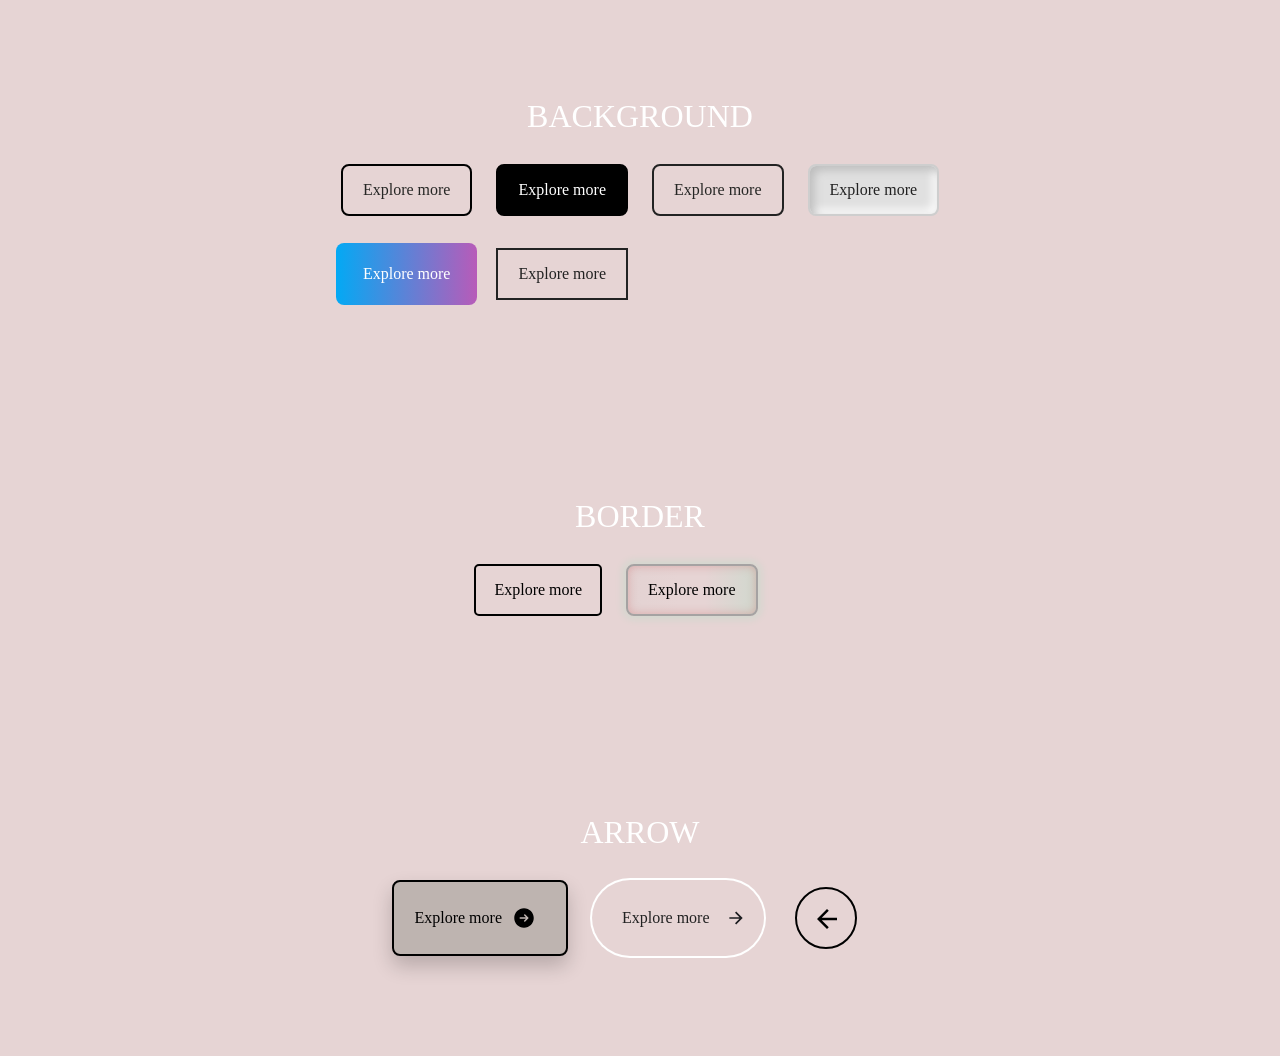
<file: _LIB/UI/buttons/buttons.html>
<!doctype html>
<html lang="en">
  <head>
    <meta charset="UTF-8" />
    <meta name="viewport" content="width=device-width, initial-scale=1.0" />
    <title>BUTTONS</title>
    <link rel="stylesheet" href="../null.css" />
    <link rel="stylesheet" href="buttons.css" />
  </head>
  <body class="page">
    <div class="wrapper">
      <main class="main">
        <section class="main__section">
          <h1 class="main__title">background</h1>
          <div class="main__items">
            <button class="button fill-down"><span>Explore more</span></button>
            <button class="button fill-center">
              <span>Explore more</span>
            </button>
            <button class="button fill-right">
              <span>Explore more</span>
            </button>
            <button class="button rain-drop">
              <span>Explore more</span>
            </button>
            <button class="button gradient">
              <span>Explore more</span>
            </button>
            <button class="button waves">
              <span>Explore more</span>
              <div class="waves__blobs">
                <span></span>
                <span></span>
                <span></span>
                <span></span>
              </div>
            </button>
          </div>
        </section>
        <section class="main__section">
          <h1 class="main__title">border</h1>
          <div class="main__items">
            <button class="button border-flip">
              <span>Explore more</span>
            </button>
            <button class="button shine">
              <span>Explore more</span>
            </button>
          </div>
        </section>
        <section class="main__section">
          <h1 class="main__title">arrow</h1>
          <div class="main__items">
            <button class="button arrow-shine">
              <span>Explore more</span>
              <svg fill="currentColor" viewBox="0 0 24 24" class="icon">
                <path
                  clip-rule="evenodd"
                  d="M12 2.25c-5.385 0-9.75 4.365-9.75 9.75s4.365 9.75 9.75 9.75 9.75-4.365 9.75-9.75S17.385 2.25 12 2.25zm4.28 10.28a.75.75 0 000-1.06l-3-3a.75.75 0 10-1.06 1.06l1.72 1.72H8.25a.75.75 0 000 1.5h5.69l-1.72 1.72a.75.75 0 101.06 1.06l3-3z"
                  fill-rule="evenodd"
                ></path>
              </svg>
            </button>
            <button class="button arrow-move">
              <svg
                xmlns="http://www.w3.org/2000/svg"
                class="arr-2"
                viewBox="0 0 24 24"
              >
                <path
                  d="M16.1716 10.9999L10.8076 5.63589L12.2218 4.22168L20 11.9999L12.2218 19.778L10.8076 18.3638L16.1716 12.9999H4V10.9999H16.1716Z"
                ></path>
              </svg>
              <span class="text">Explore more</span>
              <span class="circle"></span>
              <svg
                xmlns="http://www.w3.org/2000/svg"
                class="arr-1"
                viewBox="0 0 24 24"
              >
                <path
                  d="M16.1716 10.9999L10.8076 5.63589L12.2218 4.22168L20 11.9999L12.2218 19.778L10.8076 18.3638L16.1716 12.9999H4V10.9999H16.1716Z"
                ></path>
              </svg>
            </button>
            <button class="slider-button">
              <div class="slider-button-box">
                <span class="slider-button-elem">
                  <svg
                    viewBox="0 0 24 24"
                    xmlns="http://www.w3.org/2000/svg"
                    class="arrow-icon"
                  >
                    <path
                      fill="black"
                      d="M20 11H7.83l5.59-5.59L12 4l-8 8 8 8 1.41-1.41L7.83 13H20v-2z"
                    ></path>
                  </svg>
                </span>
                <span class="slider-button-elem">
                  <svg
                    fill="black"
                    viewBox="0 0  24 24"
                    xmlns="http://www.w3.org/2000/svg"
                    class="arrow-icon"
                  >
                    <path
                      d="M20 11H7.83l5.59-5.59L12 4l-8 8 8 8 1.41-1.41L7.83 13H20v-2z"
                    ></path>
                    w
                  </svg>
                </span>
              </div>
            </button>
          </div>
        </section>
      </main>
    </div>
    <script type="module" src=""></script>
  </body>
</html>
</file>
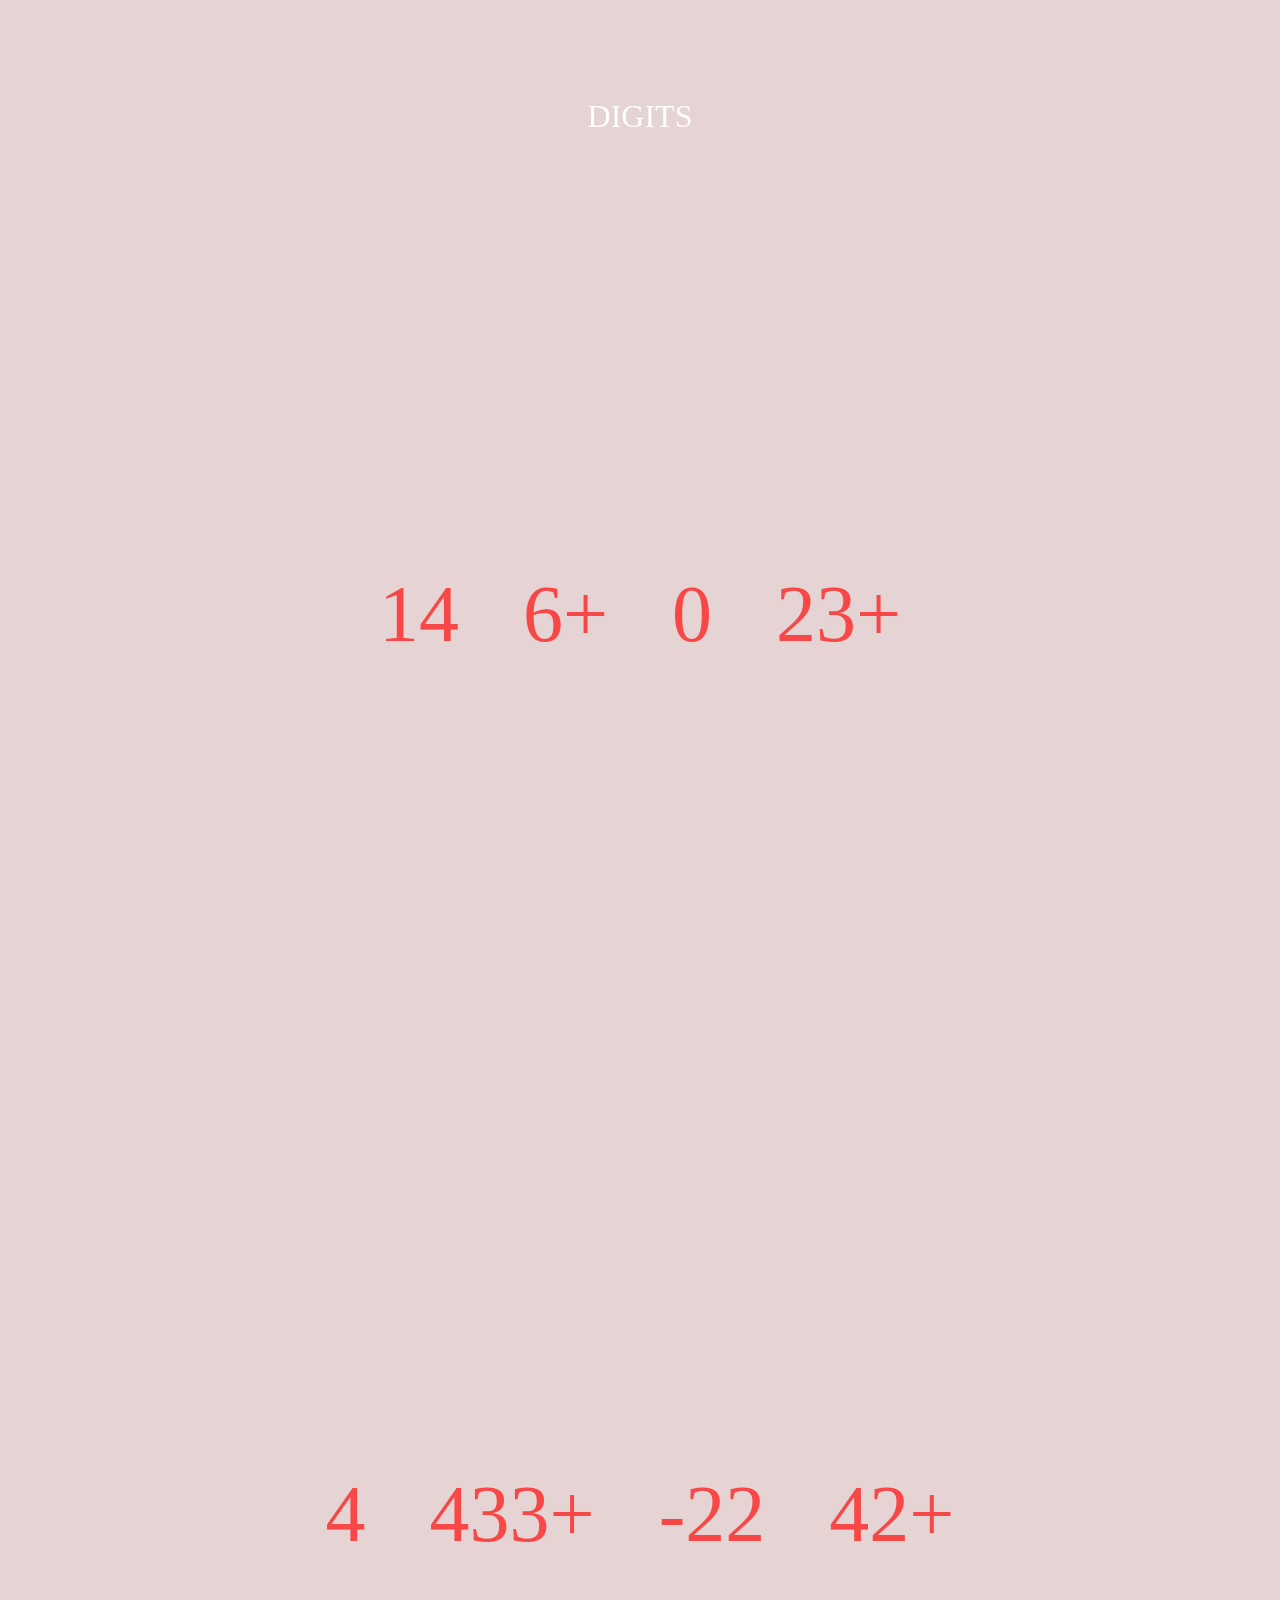
<file: _LIB/UI/counter/counter.html>
<!doctype html>
<html lang="en">
  <head>
    <meta charset="UTF-8" />
    <meta name="viewport" content="width=device-width, initial-scale=1.0" />
    <title>COUNTERS</title>
    <link rel="stylesheet" href="../null.css" />
    <link rel="stylesheet" href="./counter.css" />
  </head>
  <body class="page">
    <div class="wrapper">
      <main class="main">
        <section class="main__section">
          <h1 class="main__title">DIGITS</h1>
          <div class="main__content">
            <div class="digits" data-counter>88</div>
            <div class="digits"><span data-counter>40</span>+</div>
            <div class="digits" data-counter>05</div>
            <div class="digits"><span data-counter>140</span>+</div>
          </div>
          <div class="main__content">
            <div class="digits" data-counter>10</div>
            <div class="digits"><span data-counter>1000</span>+</div>
            <div class="digits" data-counter>-50</div>
            <div class="digits"><span data-counter>99</span>+</div>
          </div>
        </section>
      </main>
    </div>
    <script type="module" src="counter.js"></script>
  </body>
</html>
</file>
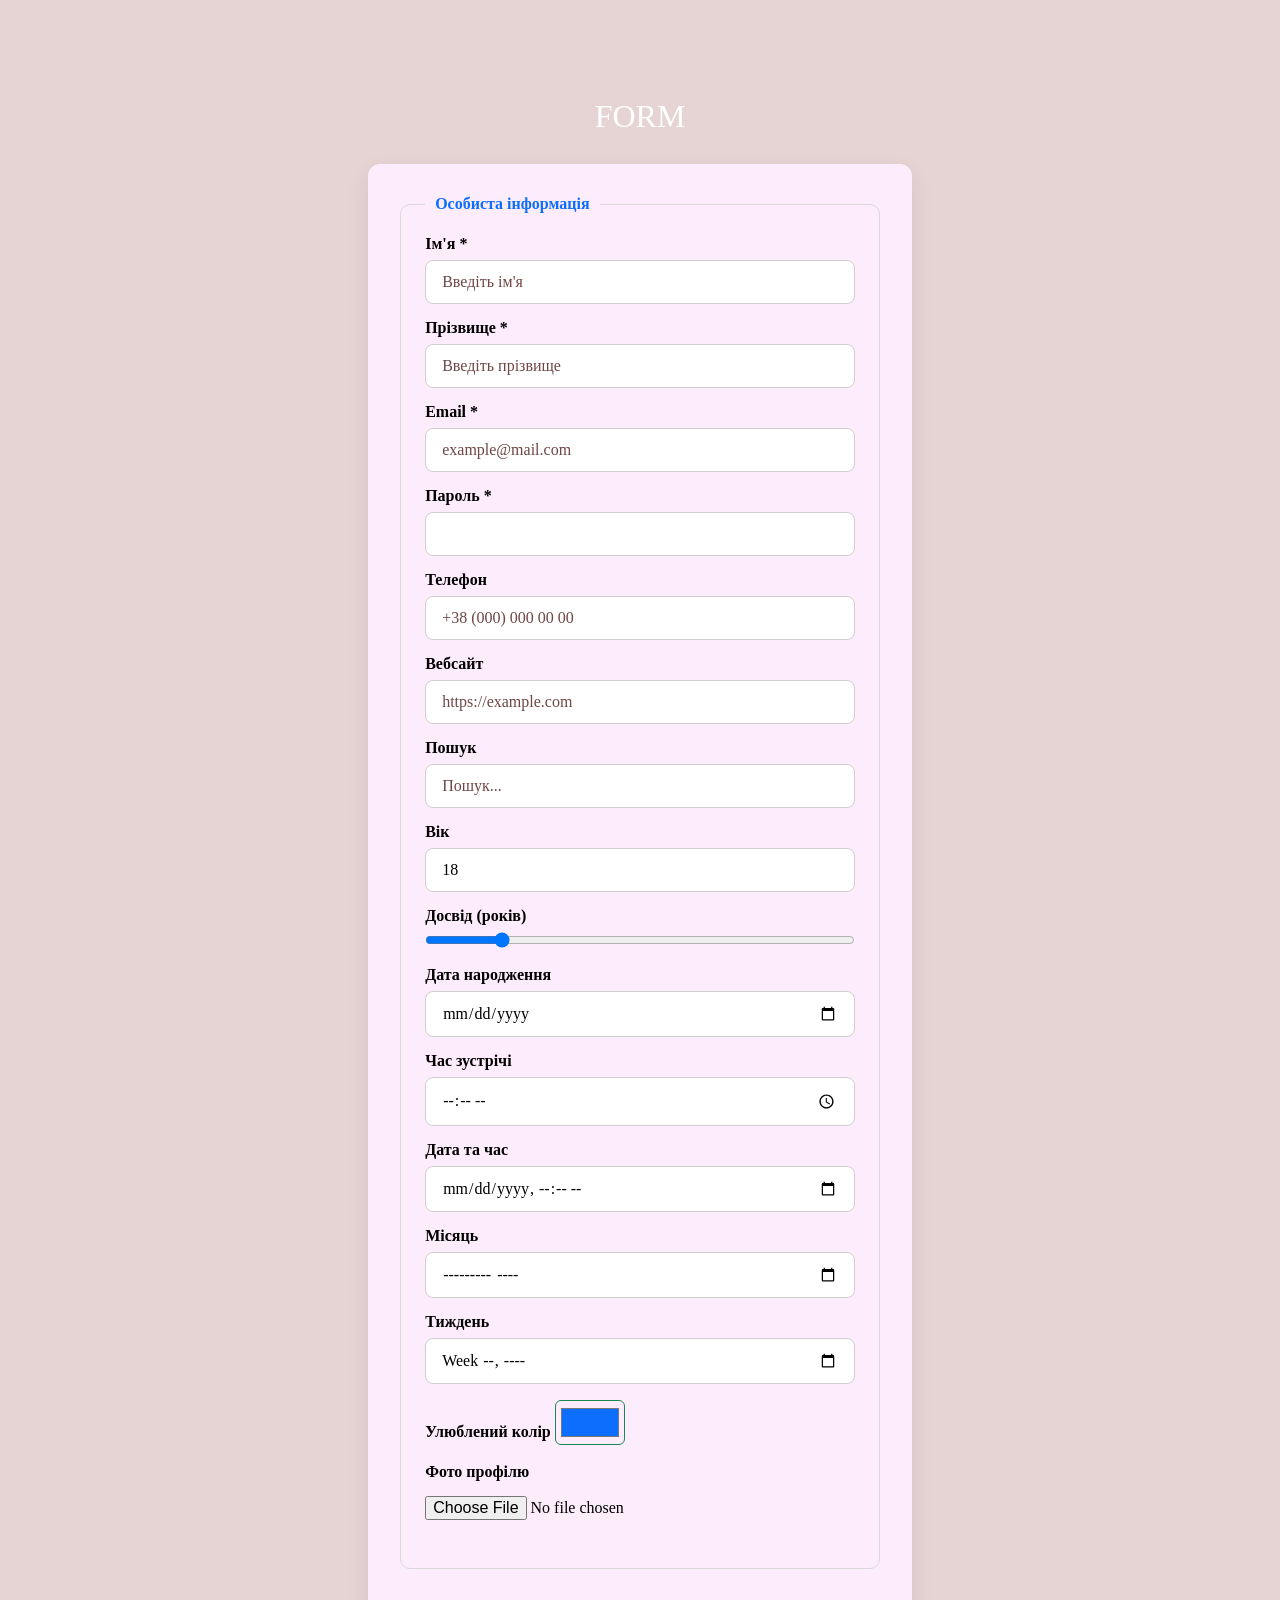
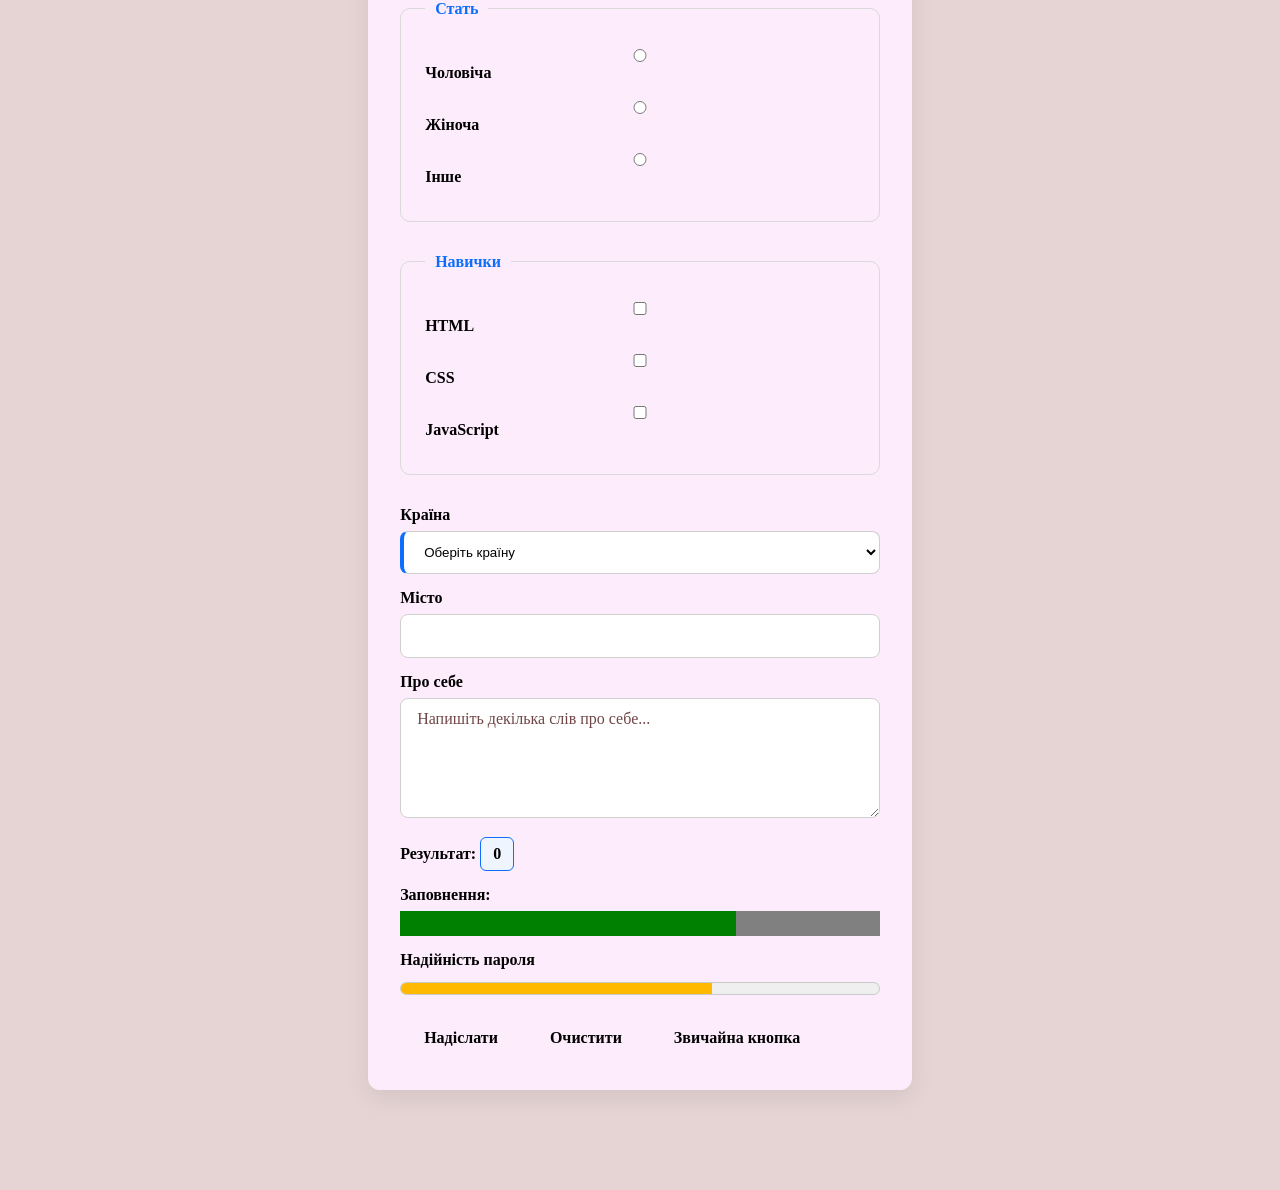
<file: _LIB/UI/form/form.html>
<!doctype html>
<html lang="en">
  <head>
    <meta charset="UTF-8" />
    <meta name="viewport" content="width=device-width, initial-scale=1.0" />
    <title>FORM</title>
    <link rel="stylesheet" href="../null.css" />
    <link rel="stylesheet" href="./form.css" />
  </head>
  <body class="page">
    <div class="wrapper">
      <main class="main">
        <section class="main__section">
          <h1 class="main__title">FORM</h1>
          <form
            action="/submit"
            method="post"
            id="registrationForm"
            name="registrationForm"
            enctype="multipart/form-data"
            autocomplete="on"
            accept-charset="UTF-8"
            novalidate
            class="form"
          >
            <fieldset class="fieldset">
              <legend>Особиста інформація</legend>

              <!-- Text -->
              <div class="form__elem">
                <label for="firstName">Ім'я *</label>
                <input
                  type="text"
                  id="firstName"
                  name="firstName"
                  placeholder="Введіть ім'я"
                  required
                  minlength="2"
                  maxlength="50"
                  autocomplete="given-name"
                  spellcheck="false"
                  inputmode="text"
                />
              </div>

              <!-- Last Name -->
              <div class="form__elem">
                <label for="lastName">Прізвище *</label>
                <input
                  type="text"
                  id="lastName"
                  name="lastName"
                  placeholder="Введіть прізвище"
                  required
                  minlength="2"
                  maxlength="50"
                  autocomplete="family-name"
                  inputmode="text"
                />
              </div>

              <!-- Email -->
              <div class="form__elem">
                <label for="email">Email *</label>
                <input
                  type="email"
                  id="email"
                  name="email"
                  placeholder="example@mail.com"
                  required
                  autocomplete="email"
                  inputmode="email"
                />
              </div>

              <!-- Password -->
              <div class="form__elem">
                <label for="password">Пароль *</label>
                <input
                  type="password"
                  id="password"
                  name="password"
                  required
                  minlength="8"
                  maxlength="32"
                  autocomplete="new-password"
                />
              </div>

              <!-- Phone -->
              <div class="form__elem">
                <label for="phone">Телефон</label>
                <input
                  type="tel"
                  id="phone"
                  name="phone"
                  autocomplete="tel"
                  placeholder="+38 (000) 000 00 00"
                  inputmode="tel"
                  pattern="^(\+380\d{9}|0\d{9})$"
                  required
                  inputmode="tel"
                />
              </div>

              <!-- URL -->
              <div class="form__elem">
                <label for="website">Вебсайт</label>
                <input
                  type="url"
                  id="website"
                  name="website"
                  placeholder="https://example.com"
                  inputmode="url"
                />
              </div>

              <!-- Search -->
              <div class="form__elem">
                <label for="search">Пошук</label>
                <input
                  type="search"
                  id="search"
                  name="search"
                  placeholder="Пошук..."
                  inputmode="search"
                />
              </div>

              <!-- Number -->
              <div class="form__elem">
                <label for="age">Вік</label>
                <input
                  type="number"
                  id="age"
                  name="age"
                  min="1"
                  max="120"
                  step="1"
                  value="18"
                  inputmode="decimal"
                />
              </div>

              <!-- Range -->
              <div class="form__elem">
                <label for="experience">Досвід (років)</label>
                <input
                  type="range"
                  id="experience"
                  name="experience"
                  min="0"
                  max="30"
                  step="1"
                  value="5"
                  inputmode="decimal"
                />
              </div>

              <!-- Date -->
              <div class="form__elem">
                <label for="birthDate">Дата народження</label>
                <input type="date" id="birthDate" name="birthDate" />
              </div>

              <!-- Time -->
              <div class="form__elem">
                <label for="meetingTime">Час зустрічі</label>
                <input type="time" id="meetingTime" name="meetingTime" />
              </div>

              <!-- Datetime-local -->
              <div class="form__elem">
                <label for="appointment">Дата та час</label>
                <input
                  type="datetime-local"
                  id="appointment"
                  name="appointment"
                />
              </div>

              <!-- Month -->
              <div class="form__elem">
                <label for="month">Місяць</label>
                <input type="month" id="month" name="month" />
              </div>

              <!-- Week -->
              <div class="form__elem">
                <label for="week">Тиждень</label>
                <input type="week" id="week" name="week" />
              </div>

              <!-- Color -->
              <div class="form__elem">
                <label for="color">Улюблений колір</label>
                <input type="color" id="color" name="color" value="#0d6efd" />
              </div>

              <!-- File -->
              <div class="form__elem">
                <label for="avatar">Фото профілю</label>
                <input
                  type="file"
                  id="avatar"
                  name="avatar"
                  accept=".jpg,.jpeg,.png,.webp"
                />
              </div>

              <!-- Hidden -->
              <input type="hidden" id="userId" name="userId" value="12345" />
            </fieldset>

            <fieldset class="fieldset">
              <legend>Стать</legend>

              <input type="radio" id="male" name="gender" value="male" />

              <label for="male">Чоловіча</label>

              <input type="radio" id="female" name="gender" value="female" />

              <label for="female">Жіноча</label>

              <input type="radio" id="other" name="gender" value="other" />

              <label for="other">Інше</label>
            </fieldset>

            <fieldset class="fieldset">
              <legend>Навички</legend>

              <input type="checkbox" id="html" name="skills" value="HTML" />

              <label for="html">HTML</label>

              <input type="checkbox" id="css" name="skills" value="CSS" />

              <label for="css">CSS</label>

              <input type="checkbox" id="js" name="skills" value="JavaScript" />

              <label for="js">JavaScript</label>
            </fieldset>

            <!-- Select -->
            <div class="form__elem">
              <label for="country">Країна</label>

              <select id="country" name="country" required>
                <option value="">Оберіть країну</option>

                <optgroup label="Європа">
                  <option value="ua">Україна</option>
                  <option value="pl">Польща</option>
                  <option value="de">Німеччина</option>
                </optgroup>

                <optgroup label="Америка">
                  <option value="us">США</option>
                  <option value="ca">Канада</option>
                </optgroup>
              </select>
            </div>

            <!-- Datalist -->
            <div class="form__elem">
              <label for="city">Місто</label>

              <input list="cities" id="city" name="city" />

              <datalist id="cities">
                <option value="Київ"></option>
                <option value="Львів"></option>
                <option value="Одеса"></option>
                <option value="Харків"></option>
              </datalist>
            </div>

            <!-- Textarea -->
            <div class="form__elem">
              <label for="about">Про себе</label>

              <textarea
                id="about"
                name="about"
                rows="5"
                cols="40"
                maxlength="500"
                placeholder="Напишіть декілька слів про себе..."
              ></textarea>
            </div>

            <!-- Output -->
            <div class="form__elem">
              <label for="score">Результат:</label>
              <output id="score" name="score">0</output>
            </div>

            <!-- Progress -->
            <div class="form__elem">
              <label for="progress">Заповнення:</label>
              <progress id="progress" value="70" max="100">70%</progress>
            </div>

            <!-- Meter -->
            <div class="form__elem">
              <label for="strength">Надійність пароля</label>
              <meter
                id="strength"
                min="0"
                max="100"
                low="30"
                high="80"
                optimum="100"
                value="65"
              >
                65%
              </meter>
            </div>

            <!-- Buttons -->
            <div class="form__elem">
              <button type="submit" class="form__submit">Надіслати</button>

              <button type="reset">Очистити</button>

              <button type="button">Звичайна кнопка</button>
            </div>
          </form>
        </section>
      </main>
    </div>
    <script type="module" src="./form.js"></script>
  </body>
</html>
</file>
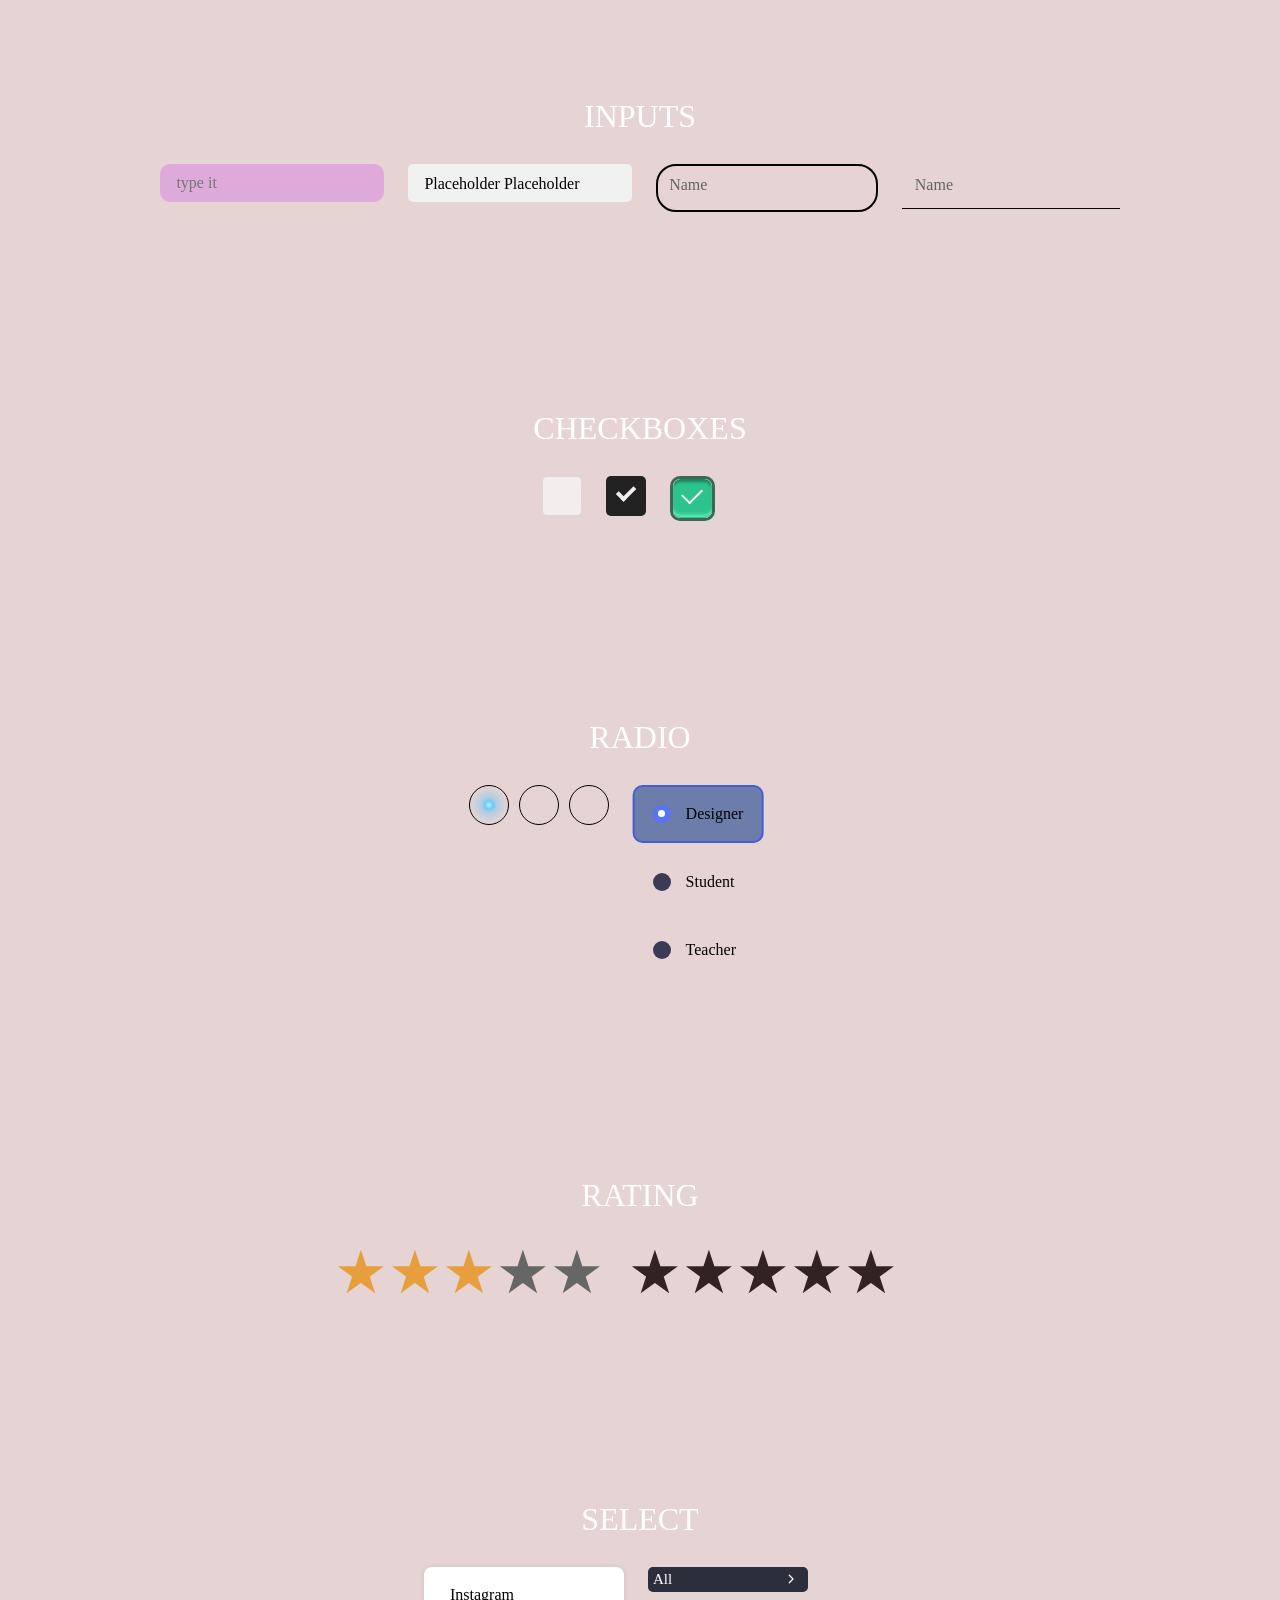
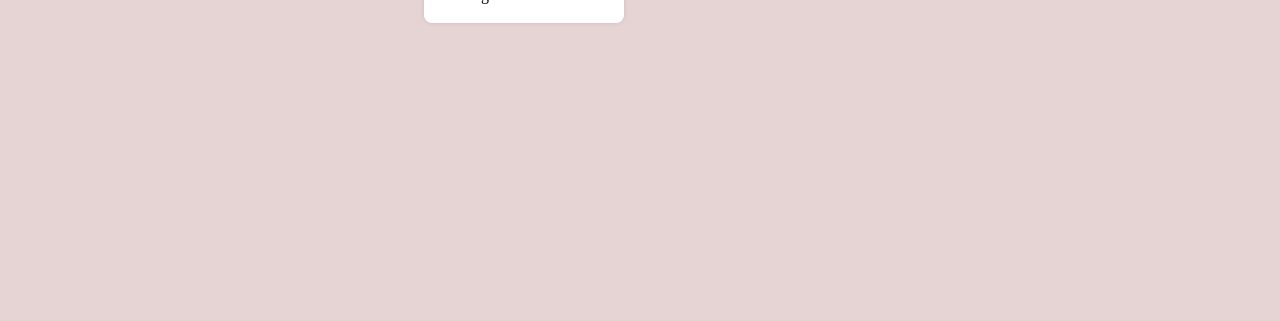
<file: _LIB/UI/formElems/formElems.html>
<!doctype html>
<html lang="en">
  <head>
    <meta charset="UTF-8" />
    <meta name="viewport" content="width=device-width, initial-scale=1.0" />
    <title>FORM ELEMS</title>
    <link rel="stylesheet" href="../null.css" />
    <link rel="stylesheet" href="./formElems.css" />
  </head>
  <body class="page">
    <div class="wrapper">
      <main class="main">
        <section class="main__section">
          <h1 class="main__title">inputs</h1>
          <div class="main__items">
            <div class="form-elem">
              <input
                placeholder="type it"
                class="input shadow-rotate"
                name="text"
                type="text"
              />
            </div>
            <div class="form-elem move-placeholder">
              <input required="" type="text" class="input" />
              <span>Placeholder Placeholder</span>
            </div>
            <div class="form-elem move-placeholder-border">
              <input type="text" required="" autocomplete="off" class="input" />
              <label for="name">Name</label>
            </div>
            <div class="form-elem move-placeholder-line">
              <input type="text" required="" autocomplete="off" class="input" />
              <label>Name</label>
              <span></span>
            </div>
          </div>
        </section>
        <section class="main__section">
          <h1 class="main__title">checkboxes</h1>
          <div class="main__items">
            <div class="form__elem">
              <input type="checkbox" class="ui-checkbox" />
            </div>
            <div class="form__elem jelly-checkbox">
              <input checked="" type="checkbox" id="cbx" class="checkbox" />
              <label for="cbx" class="label"></label>
            </div>
            <div class="wipe-checkbox">
              <label class="container">
                <input type="checkbox" />
                <div class="checkmark"></div>
              </label>
            </div>
          </div>
        </section>
        <section class="main__section">
          <h1 class="main__title">Radio</h1>
          <div class="main__items">
            <div class="move-radio">
              <input name="radio" type="radio" class="radio" checked="" />
              <input name="radio" type="radio" class="radio" />
              <input name="radio" type="radio" class="radio" />
            </div>
            <div class="pulse-radio">
              <label class="pulse-radio__label">
                <input
                  type="radio"
                  id="value-1"
                  checked=""
                  name="value-radio"
                  value="value-1"
                />
                <p class="pulse-radio__text">Designer</p>
              </label>
              <label class="pulse-radio__label">
                <input
                  type="radio"
                  id="value-2"
                  name="value-radio"
                  value="value-2"
                />
                <p class="pulse-radio__text">Student</p>
              </label>
              <label class="pulse-radio__label">
                <input
                  type="radio"
                  id="value-3"
                  name="value-radio"
                  value="value-3"
                />
                <p class="pulse-radio__text">Teacher</p>
              </label>
            </div>
          </div>
        </section>
        <section class="main__section">
          <h1 class="main__title">rating</h1>
          <div class="main__items">
            <div class="rating">
              <input value="5" name="rate" id="star5" type="radio" />
              <label title="text" for="star5"></label>
              <input value="4" name="rate" id="star4" type="radio" />
              <label title="text" for="star4"></label>
              <input value="3" name="rate" id="star3" type="radio" checked="" />
              <label title="text" for="star3"></label>
              <input value="2" name="rate" id="star2" type="radio" />
              <label title="text" for="star2"></label>
              <input value="1" name="rate" id="star1" type="radio" />
              <label title="text" for="star1"></label>
            </div>
            <div class="star-rating">
              <input value="5" name="star-rating" id="str5" type="radio" />
              <label for="str5"></label>
              <input value="4" name="star-rating" id="str4" type="radio" />
              <label for="str4"></label>
              <input value="3" name="star-rating" id="str3" type="radio" />
              <label for="str3"></label>
              <input value="2" name="star-rating" id="str2" type="radio" />
              <label for="str2"></label>
              <input value="1" name="star-rating" id="str1" type="radio" />
              <label for="str1"></label>
            </div>
          </div>
        </section>
        <section class="main__section">
          <h1 class="main__title">select</h1>
          <div class="main__items">
            <div class="select">
              <select class="select__native" name="social">
                <option value="instagram">Instagram</option>
                <option value="linkedin">Linkedin</option>
                <option value="facebook">Facebook</option>
                <option value="twitter">Twitter</option>
              </select>

              <button class="select__btn" type="button">
                <span class="select__btn-text">Instagram</span>
              </button>

              <ul class="select__options">
                <li class="select__option" data-value="instagram">
                  <span class="select__option-text">Instagram</span>
                </li>

                <li class="select__option" data-value="linkedin">
                  <span class="select__option-text">Linkedin</span>
                </li>

                <li class="select__option" data-value="facebook">
                  <span class="select__option-text">Facebook</span>
                </li>

                <li class="select__option" data-value="twitter">
                  <span class="select__option-text">Twitter</span>
                </li>
              </ul>
            </div>

            <div class="select-menu">
              <div
                class="selected"
                data-default="All"
                data-one="option-1"
                data-two="option-2"
                data-three="option-3"
              >
                <svg
                  xmlns="http://www.w3.org/2000/svg"
                  height="1em"
                  viewBox="0 0 512 512"
                  class="arrow"
                >
                  <path
                    d="M233.4 406.6c12.5 12.5 32.8 12.5 45.3 0l192-192c12.5-12.5 12.5-32.8 0-45.3s-32.8-12.5-45.3 0L256 338.7 86.6 169.4c-12.5-12.5-32.8-12.5-45.3 0s-12.5 32.8 0 45.3l192 192z"
                  ></path>
                </svg>
              </div>
              <div class="options">
                <div title="all">
                  <input id="all" name="option" type="radio" checked="" />
                  <label class="option" for="all" data-txt="All"></label>
                </div>
                <div title="option-1">
                  <input id="option-1" name="option" type="radio" />
                  <label
                    class="option"
                    for="option-1"
                    data-txt="option-1"
                  ></label>
                </div>
                <div title="option-2">
                  <input id="option-2" name="option" type="radio" />
                  <label
                    class="option"
                    for="option-2"
                    data-txt="option-2"
                  ></label>
                </div>
                <div title="option-3">
                  <input id="option-3" name="option" type="radio" />
                  <label
                    class="option"
                    for="option-3"
                    data-txt="option-3"
                  ></label>
                </div>
              </div>
            </div>
          </div>
        </section>
      </main>
    </div>
    <script src="formElems.js"></script>
  </body>
</html>
</file>
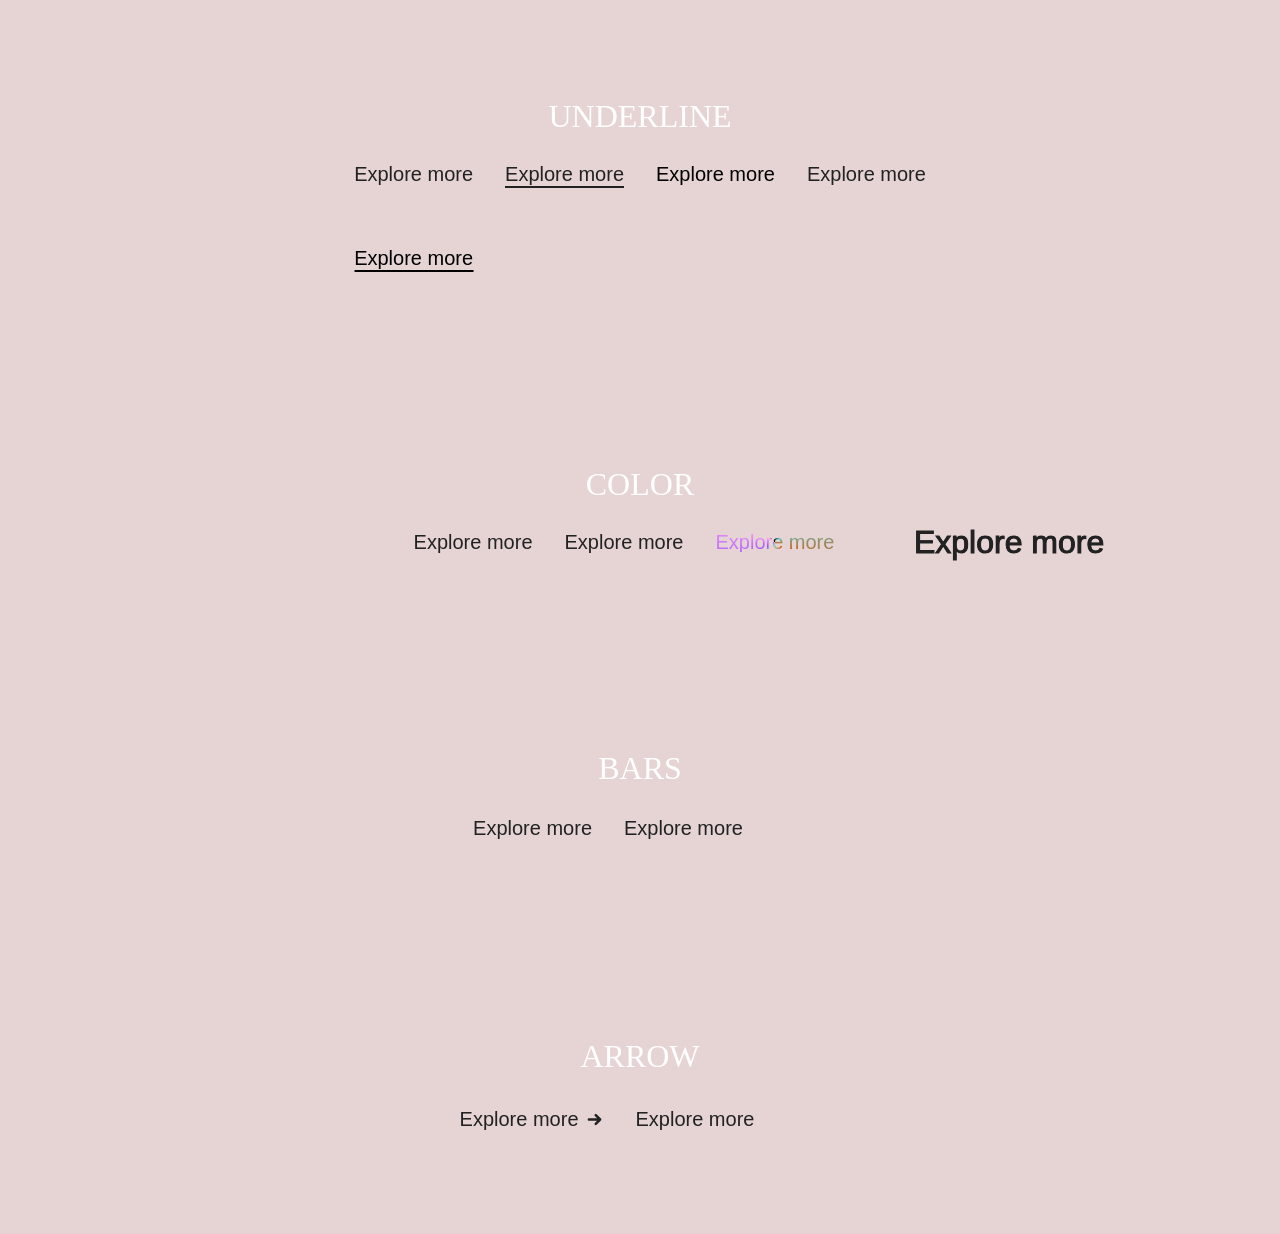
<file: _LIB/UI/links/links.html>
<!doctype html>
<html lang="en">
  <head>
    <meta charset="UTF-8" />
    <meta name="viewport" content="width=device-width, initial-scale=1.0" />
    <title>HOVER LINKS</title>
    <link rel="stylesheet" href="../null.css" />
    <link rel="stylesheet" href="links.css" />
  </head>
  <body class="page">
    <div class="wrapper">
      <main class="main">
        <section class="main__section">
          <h1 class="main__title">underline</h1>
          <div class="links">
            <a href="#" class="link neon-underline"
              ><span>Explore more</span>
            </a>
            <a href="#" class="link underline-hidden"
              ><span>Explore more</span>
            </a>
            <a href="#" class="link underline-show-center"
              ><span>Explore more</span>
            </a>
            <a href="#" class="link underline-show-left-right"
              ><span>Explore more</span>
            </a>
            <a href="#" class="link underline-hidden-center"
              ><span>Explore more</span>
            </a>
          </div>
        </section>
        <section class="main__section">
          <h1 class="main__title">color</h1>
          <div class="links">
            <a href="#" class="link color-change">
              <span>Explore more</span>
            </a>
            <a href="#" class="link color-change-line">
              <span>Explore more</span>
            </a>
            <a href="#" class="link gradient-link">
              <span>Explore more</span>
            </a>
            <a href="#" class="link wave-bg">
              <span>Explore more</span>
              <span>Explore more</span>
            </a>
          </div>
        </section>
        <section class="main__section">
          <h1 class="main__title">bars</h1>
          <div class="links">
            <a href="#" class="link two-lines">
              <span>Explore more</span>
            </a>
            <a href="#" class="link show-bars"><span>Explore more</span> </a>
          </div>
        </section>
        <section class="main__section">
          <h1 class="main__title">arrow</h1>
          <div class="links">
            <a href="#" class="link color-change-arrow">
              <span>Explore more</span>
              <svg
                xmlns="http://www.w3.org/2000/svg"
                class="h-6 w-6"
                fill="none"
                viewBox="0 0 24 24"
                stroke="currentColor"
                stroke-width="4"
              >
                <path
                  stroke-linecap="round"
                  stroke-linejoin="round"
                  d="M14 5l7 7m0 0l-7 7m7-7H3"
                ></path>
              </svg>
            </a>
            <a href="#" class="link show-mask">
              <span>Explore more</span>
            </a>
          </div>
        </section>
      </main>
    </div>
  </body>
</html>
</file>
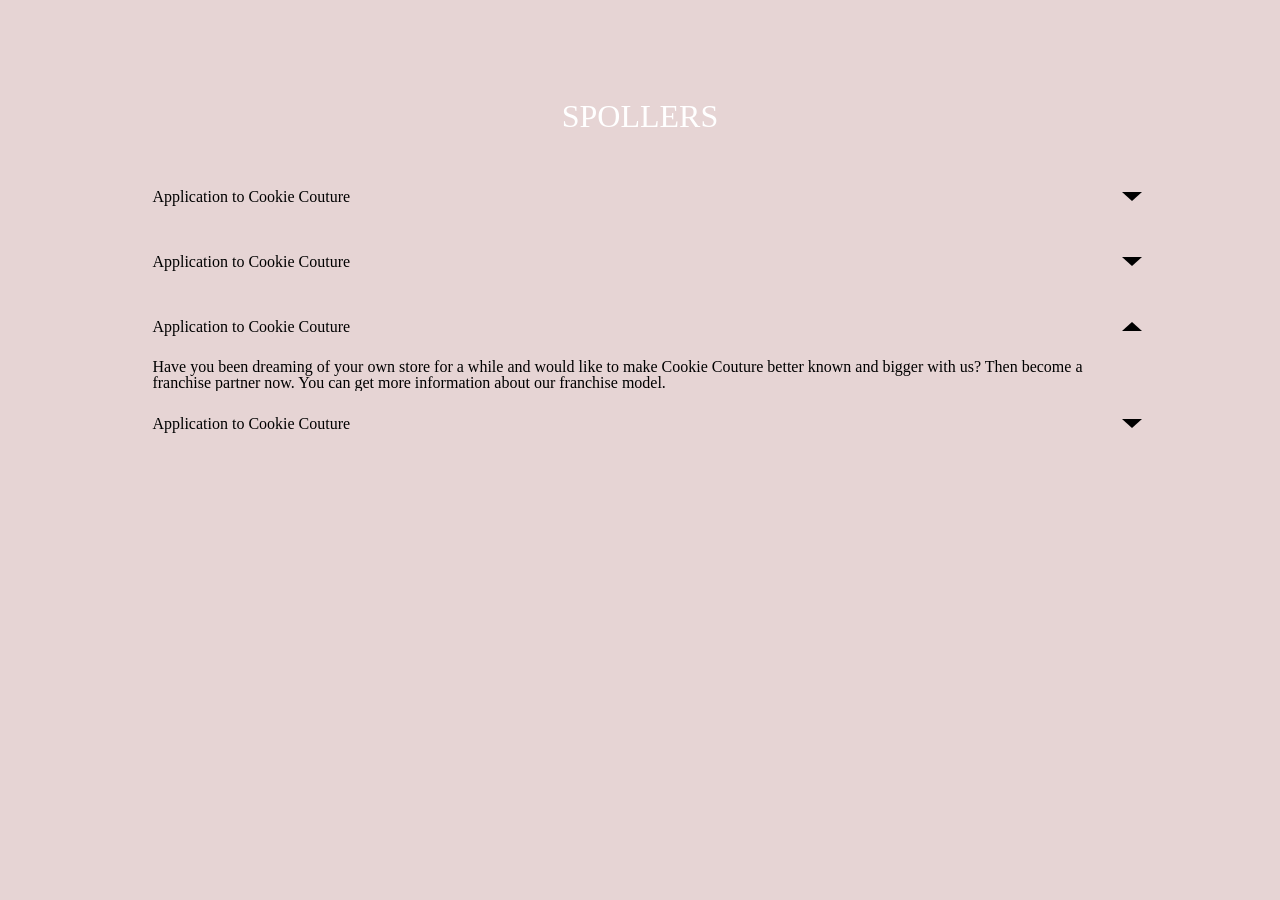
<file: _LIB/UI/spollers/spollers.html>
<!doctype html>
<html lang="en">
  <head>
    <meta charset="UTF-8" />
    <meta name="viewport" content="width=device-width, initial-scale=1.0" />
    <title>SPOLLERS</title>
    <link rel="stylesheet" href="../null.css" />
    <link rel="stylesheet" href="./spollers.css" />
  </head>
  <body class="page">
    <div class="wrapper">
      <main class="main">
        <section class="main__section">
          <h1 class="main__title">SPOLLERS</h1>
          <div class="spollers" data-accordion>
            <div class="spollers__item spoller">
              <h3 class="spoller__title">Application to Cookie Couture</h3>
              <div class="spoller__content">
                <div class="spoller__text">
                  <p>
                    Have you been dreaming of your own store for a while and
                    would like to make Cookie Couture better known and bigger
                    with us? Then become a franchise partner now. You can get
                    more information about our franchise model.
                  </p>
                </div>
              </div>
            </div>
            <div class="spollers__item spoller">
              <h3 class="spoller__title">Application to Cookie Couture</h3>
              <div class="spoller__content">
                <div class="spoller__text">
                  <p>
                    Have you been dreaming of your own store for a while and
                    would like to make Cookie Couture better known and bigger
                    with us? Then become a franchise partner now. You can get
                    more information about our franchise model.
                  </p>
                </div>
              </div>
            </div>
            <div class="spollers__item spoller active">
              <h3 class="spoller__title">Application to Cookie Couture</h3>
              <div class="spoller__content">
                <div class="spoller__text">
                  <p>
                    Have you been dreaming of your own store for a while and
                    would like to make Cookie Couture better known and bigger
                    with us? Then become a franchise partner now. You can get
                    more information about our franchise model.
                  </p>
                </div>
              </div>
            </div>
            <div class="spollers__item spoller">
              <h3 class="spoller__title">Application to Cookie Couture</h3>
              <div class="spoller__content">
                <div class="spoller__text">
                  <p>
                    Have you been dreaming of your own store for a while and
                    would like to make Cookie Couture better known and bigger
                    with us? Then become a franchise partner now. You can get
                    more information about our franchise model.
                  </p>
                </div>
              </div>
            </div>
          </div>
        </section>
      </main>
    </div>
    <script type="module" src="spollers.js"></script>
  </body>
</html>
</file>
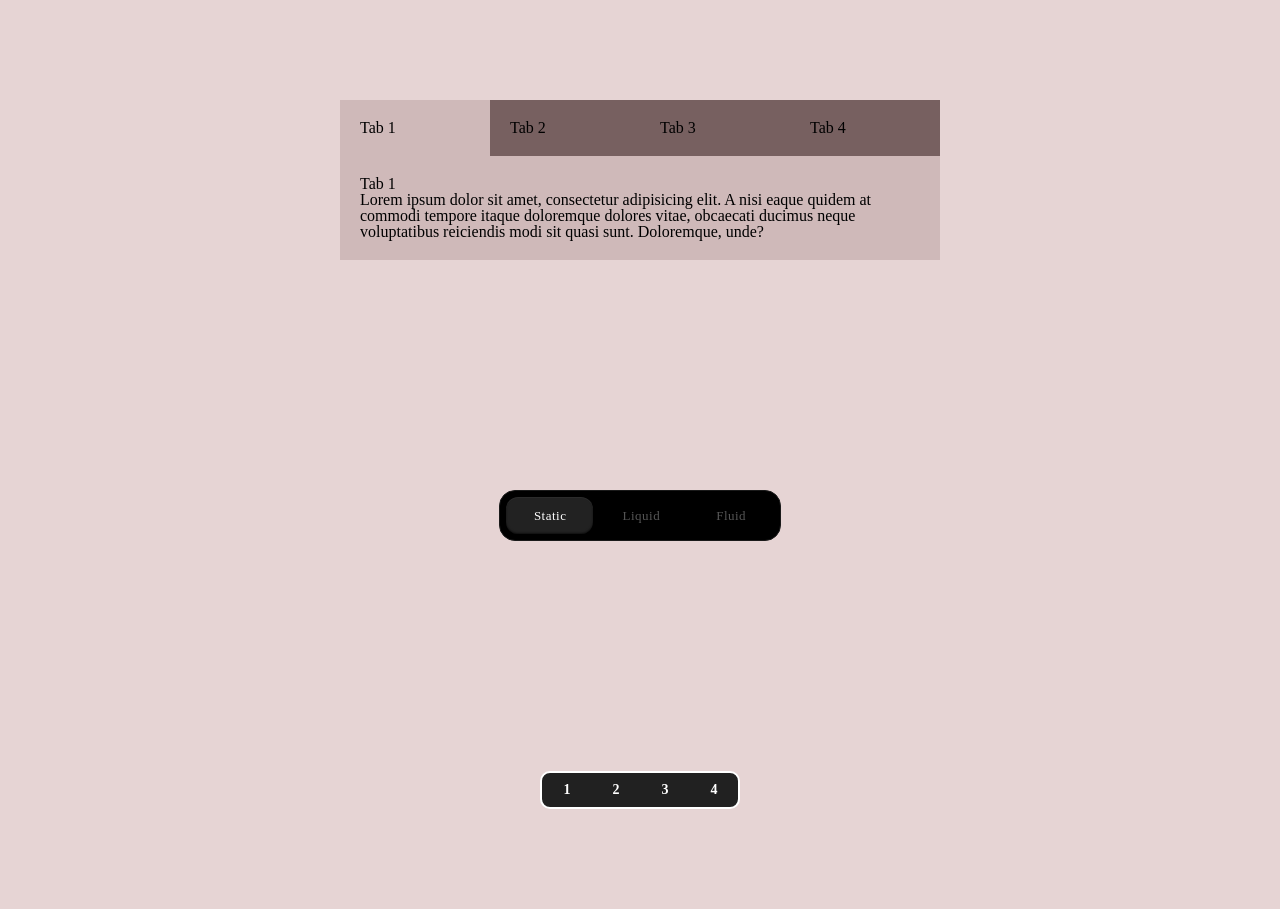
<file: _LIB/UI/tabs/tabs.html>
<!doctype html>
<html lang="en">
  <head>
    <meta charset="UTF-8" />
    <meta name="viewport" content="width=device-width, initial-scale=1.0" />
    <title>TABS</title>
    <link rel="stylesheet" href="../null.css" />
    <link rel="stylesheet" href="./tabs.css" />
  </head>
  <body class="page">
    <div class="wrapper">
      <main class="main">
        <section class="main__section">
          <div class="tabs">
            <ul class="tabs__links">
              <li class="tabs__link active" data-targetTab="tab-1">Tab 1</li>
              <li class="tabs__link" data-targetTab="tab-2">Tab 2</li>
              <li class="tabs__link" data-targetTab="tab-3">Tab 3</li>
              <li class="tabs__link" data-targetTab="tab-4">Tab 4</li>
            </ul>

            <div class="tabs__items">
              <div class="tabs__item active" id="tab-1">
                <h2>Tab 1</h2>
                Lorem ipsum dolor sit amet, consectetur adipisicing elit. A nisi
                eaque quidem at commodi tempore itaque doloremque dolores vitae,
                obcaecati ducimus neque voluptatibus reiciendis modi sit quasi
                sunt. Doloremque, unde?
              </div>
              <div class="tabs__item" id="tab-2">
                <h2>Tab 2</h2>
                Lorem ipsum dolor sit amet consectetur adipisicing elit. Aut,
                inventore sequi beatae, quo quidem nisi sapiente ipsum expedita
                nam suscipit dolorem eius. Voluptate, ipsam? Sunt quas sequi nam
                nemo. Dolorum repellendus delectus dolore quia architecto.
                Sapiente id voluptatibus minus possimus, laborum odit
                repudiandae nihil distinctio amet aliquid consequuntur quae esse
                corporis temporibus nostrum ex neque totam placeat accusamus
                pariatur earum.
              </div>
              <div class="tabs__item" id="tab-3">
                <h2>Tab 3</h2>
                Lorem ipsum dolor sit amet consectetur adipisicing elit.
                Assumenda eveniet neque quasi, maiores repellat ipsum
                consectetur reiciendis, dolorum vel aliquam harum cum inventore?
                Reprehenderit at deleniti earum repellat aliquam quaerat aliquid
                corporis temporibus, minima suscipit, ullam accusamus, libero
                quis. Ipsam repellat hic, dicta sit quo, enim, veritatis
                voluptate fuga repellendus vero non nisi. Animi quibusdam, eius
                impedit vel error voluptas consequatur amet nobis atque velit
                fugit id? Deleniti, ipsa corporis quis maxime cumque ratione
                necessitatibus esse iure distinctio sunt doloribus?
              </div>
              <div class="tabs__item" id="tab-4">
                <h2>Tab 4</h2>
                Lorem ipsum dolor sit amet consectetur adipisicing elit. A,
                natus. Labore mollitia nesciunt quam consectetur provident
                rerum. Iusto laboriosam itaque nulla consectetur doloribus. Rem
                praesentium ullam voluptatem accusamus recusandae corporis
                dignissimos a repellendus eaque laudantium, labore impedit
                voluptates aliquid dolore?
              </div>
            </div>
          </div>
        </section>
        <section class="main__section">
          <div class="liquid-group">
            <input
              type="radio"
              id="value-1"
              name="value-radio"
              value="value-1"
              checked=""
            />
            <label for="value-1">Static</label>

            <input
              type="radio"
              id="value-2"
              name="value-radio"
              value="value-2"
            />
            <label for="value-2">Liquid</label>

            <input
              type="radio"
              id="value-3"
              name="value-radio"
              value="value-3"
            />
            <label for="value-3">Fluid</label>

            <div class="liquid-slider"></div>
          </div>
        </section>
        <section class="main__section">
          <div class="radio-input">
            <label>
              <input
                type="radio"
                id="value-1"
                name="value-radio"
                value="value-1"
              />
              <span>1</span>
            </label>
            <label>
              <input
                type="radio"
                id="value-2"
                name="value-radio"
                value="value-2"
              />
              <span>2</span>
            </label>
            <label>
              <input
                type="radio"
                id="value-3"
                name="value-radio"
                value="value-3"
              />
              <span>3</span>
            </label>
            <label>
              <input
                type="radio"
                id="value-4"
                name="value-radio"
                value="value-4"
              />
              <span>4</span>
            </label>
            <span class="selection"></span>
          </div>
        </section>
      </main>
    </div>
    <script type="module" src="tabs.js"></script>
  </body>
</html>
</file>
<file: _LIB/UI/null.css>
* {
  padding: 0px;
  margin: 0px;
  border: 0px;
}

*,
*::before,
*::after {
  box-sizing: border-box;
}

*::before,
*::after {
  display: inline-block;
}

html,
body {
  height: 100%;
}

html {
  scroll-behavior: smooth;
}

body {
  line-height: 1;
  scrollbar-gutter: stable;
}

input,
button,
textarea {
  font-family: inherit;
  font-size: inherit;
  line-height: inherit;
  color: inherit;
  background-color: transparent;
}

input,
textarea {
  width: 100%;
}

label {
  display: inline-block;
}

button,
select,
option {
  cursor: pointer;
}

a {
  display: inline-block;
  color: inherit;
  text-decoration: none;
}

ul li {
  list-style: none;
}

img {
  max-width: 100%;
  height: auto;
  vertical-align: middle;
}

h1,
h2,
h3,
h4,
h5,
h6 {
  font-weight: inherit;
  font-size: inherit;
}

/*******************************************************************************************/
body {
  background-color: #e6d4d4;
  height: 100%;
}

.main {
  height: 100svh;
}
.main__section {
  padding: 100px 20px;
  max-width: 1400px;
  margin-inline: auto;
  display: flex;
  flex-direction: column;
  align-items: center;
  overflow-x: hidden;
}
.main__title {
  margin-bottom: 2rem;
  font-size: 2rem;
  text-transform: uppercase;
  text-align: center;
  color: #fff;
}
</file>
<file: _LIB/UI/buttons/buttons.css>
.main__items {
  display: grid;
  grid-template-columns: repeat(4, auto);
  column-gap: 1.5rem;
  justify-content: space-around;
  row-gap: 2rem;
}
.button {
  --radius: 0.5rem;
  --p-block: 1rem;
  --p-inline: 1.25rem;
  --color: #191b19ee;
  --bg: transparent;

  position: relative;
  top: 0;
  left: 0;
  z-index: 2;
  min-width: fit-content;
  display: inline-flex;
  align-items: center;
  justify-content: center;
  text-align: center;
  border: none;
  outline: none;
  cursor: pointer;
  border-radius: var(--radius);
  padding-inline: var(--p-inline);
  padding-block: var(--p-block);
  transition-duration: 0.3s;
  color: var(--color);
  background-color: var(--bg);
}

.button::before,
.button::after {
  content: "";
}

/* =============================================================== */

.fill-down {
  --border-color: #000;

  border: 2px solid var(--border-color);
  overflow: hidden;
}

.fill-down::before {
  position: absolute;
  bottom: 100%;
  width: 150%;
  height: 300%;
  border-radius: 50%;
  background-color: var(--border-color);
  z-index: -1;
  transition: 0.3s ease-in-out;
}

@media (hover: hover) and (pointer: fine) {
  .fill-down:hover,
  .fill-down:focus-within {
    /* заміни на свій колір */
    color: #fff;
  }

  .fill-down:hover::before,
  .fill-down:focus-within::before {
    bottom: -50%;
  }
}

@media (hover: none) and (pointer: coarse) {
  .fill-down:active,
  .fill-down:focus,
  .fill-down:focus-within {
    /* заміни на свій колір */
    color: #fff;
  }

  .fill-down:active::before,
  .fill-down:focus::before,
  .fill-down:focus-within::before {
    bottom: -50%;
  }
}
/* ==================================================== */
.fill-center {
  --border-color: #000;
  --text-hover: #fff;
  --color: #fff;

  border: 2px solid var(--border-color);
  background-color: var(--border-color);
  color: var(--color);
  overflow: hidden;
  transition: color 0.3s ease-out 0.1s;
}

.fill-center::before {
  position: absolute;
  content: "";
  border-radius: 50%;
  width: 25em;
  height: 25em;
  transition: box-shadow 0.3s ease-out;
  z-index: -1;
}

@media (hover: hover) and (pointer: fine) {
  .fill-center:hover,
  .fill-center:focus-within {
    color: var(--border-color);
    border-color: var(--border-color);
  }

  .fill-center:hover::before,
  .fill-center:focus-within::before {
    box-shadow: #fff 0px 0px 0px 15em inset;
  }
}

@media (hover: none) and (pointer: coarse) {
  .fill-center:active,
  .fill-center:focus,
  .fill-center:focus-within {
    color: var(--border-color);
    border-color: var(--border-color);
  }

  .fill-center:active::before,
  .fill-center:focus::before,
  .fill-center:focus-within::before {
    box-shadow: rgb(164, 165, 160) 0px 0px 0px 15em inset;
  }
}
/* ============================= */
/* ================================================= */
.border-flip {
  --color: #000;
  --radius: 5px;

  color: var(--color);
}

.border-flip::before {
  position: absolute;
  inset: 0;
  transform: perspective(300px) rotateX(0deg);
  border: 2px solid currentColor;
  border-radius: var(--radius);
  transition: 0.3s;
}

@media (hover: hover) and (pointer: fine) {
  .border-flip:hover::before,
  .border-flip:focus-within::before {
    transition: 0.3s;
    border: 2px solid currentColor;
    transform: perspective(350px) rotateX(-180deg);
  }
}

@media (hover: none) and (pointer: coarse) {
  .border-flip:active::before,
  .border-flip:focus::before,
  .border-flip:focus-within::before {
    transition: 0.3s;
    border: 2px solid currentColor;
    transform: perspective(350px) rotateX(-180deg);
  }
}
/* ================================================= */
.fill-right {
  border: 2px solid #222;
  overflow: hidden;
}
.fill-right::before {
  width: 150%;
  height: 400%;
  position: absolute;
  bottom: -400%;
  right: -150%;
  z-index: -1;
  border-radius: 50%;
  background-color: #222;
  transition: 0.3s;
}
.fill-right:hover {
    color: #fff;
    border-color: #222;
    box-shadow: 2px 2px 10px 0px rgba(0, 0, 0, 0.5);
  }
.fill-right:hover::before {
    bottom: -100%;
    right: -40%;
  }
/* ======================================= */
.rain-drop {
  background-color: #e0e0e0;
  box-shadow: inset 4px 4px 10px #bcbcbc, inset -4px -4px 10px #ffffff;
  color: #222;
  transition: all 0.3s ease-in-out;
  border: 2px solid #cecece;
}
.rain-drop:hover {
  box-shadow: inset 2px 2px 5px #bcbcbc, inset -2px -2px 5px #ffffff, 2px 2px 5px #bcbcbc, -2px -2px 5px #ffffff;
}
/*=========================================================== */
.shine {
    --color: rgb(165, 162, 162);
  overflow: hidden;
  border: 2px solid var(--color);
  background: linear-gradient(to right, rgba(204, 198, 198, 0.1) 1%, transparent 40%,transparent 60% , rgba(27, 253, 156, 0.1) 100%);
  color: var(--green);
  box-shadow: inset 0 0 10px rgba(202, 106, 106, 0.4), 0 0 9px 3px rgba(27, 253, 156, 0.1);
}
.shine:hover {
  color: #000;
  box-shadow: inset 0 0 10px rgba(219, 225, 222, 0.6), 0 0 9px 3px rgba(27, 253, 156, 0.2);
}
.shine:before {
  position: absolute;
  left: -4em;
  width: 4em;
  height: 100%;
  top: 0;
  transition: transform .4s ease-in-out;
  background: linear-gradient(to right, transparent 1%, rgba(27, 253, 156, 0.1) 40%,rgba(27, 253, 156, 0.1) 60% , transparent 100%);
}
.shine:hover:before {
  transform: translateX(15em);
}
/* ==================================== */
.gradient {
  --color: #fff;
  color: var(--color);
  background: linear-gradient(90deg, #03a9f4, #f441a5, #ffeb3b, #03a9f4);
  background-size: 300%;
  z-index: 1;
}

.gradient:hover {
  animation: gradient-anim 8s linear infinite;
}
@keyframes gradient-anim {
  0% {
    background-position: 0%;
  }

  100% {
    background-position: 400%;
  }
}
.gradient:before {
  content: "";
  position: absolute;
  top: -5px;
  left: -5px;
  right: -5px;
  bottom: -5px;
  z-index: -1;
  background: linear-gradient(90deg, #03a9f4, #f441a5, #ffeb3b, #03a9f4);
  background-size: 400%;
  border-radius: 0.5rem;
  transition: 1s;
}
.gradient:hover::before {
  filter: blur(20px);
}
.gradient:active {
  background: linear-gradient(32deg, #03a9f4, #f441a5, #ffeb3b, #03a9f4);
}
/* ==================================================*/
.arrow-shine {
  transition: all 0.3s ease-in-out;
  box-shadow: 0px 10px 20px rgba(0, 0, 0, 0.2);
  background-color: #2323;
  color: #000;
  gap: 10px;
  border: 2px solid #000;
  overflow: hidden;
}

.icon {
  width: 24px;
  height: 24px;
  transition: all 0.3s ease-in-out;
}

.arrow-shine:hover {
  transform: scale(1.05);
  border-color: #fff9;
}

.arrow-shine:hover .icon {
  transform: translate(4px);
}

.arrow-shine:hover::before {
  animation: shine 1.5s ease-out infinite;
}

.arrow-shine::before {
  position: absolute;
  width: 100px;
  height: 100%;
  background-image: linear-gradient(
    120deg,
    rgba(255, 255, 255, 0) 30%,
    rgba(255, 255, 255, 0.8),
    rgba(255, 255, 255, 0) 70%
  );
  top: 0;
  left: -100px;
  opacity: 0.6;
}

@keyframes shine {
  0% {
    left: -100px;
  }

  60% {
    left: 100%;
  }

  to {
    left: 100%;
  }
}
/*===================================================*/
.waves {
  --color: #222;

  color: var(--color);
  border: 2px solid var(--color);
  border-radius: 0;
  position: relative;
  transition: all 400ms ease;
}
.waves .waves__blobs {
  height: 100%;
  overflow: hidden;
  position: absolute;
  top: 0;
  left: 0;
  bottom: -3px;
  right: -1px;
  z-index: -1;
}
.waves .waves__blobs span {
  background-color: var(--color);;
  width: 34%;
  height: 110%;
  border-radius: 100%;
  position: absolute;
  transform: scale(1.4) translateY(125%) translateZ(0);
  transition: all 400ms ease;
}
.waves .waves__blobs span:nth-child(1) {
  left: -5%;
}
.waves .waves__blobs span:nth-child(2) {
  left: 30%;
  transition-delay: 60ms;
}
.waves .waves__blobs span:nth-child(3) {
  left: 66%;
  transition-delay: 25ms;
}
.waves:hover {
  color: #fff;
}
.waves:hover .waves__blobs span {
  transform: scale(1.5) translateY(0) translateZ(0);
}
/*===================================================*/
.arrow-move {
  --p-block: 1rem;
  --p-inline: 2rem;
  --gap: 0.5rem;
  --radius: 50px;
  --hover-radius: 20px;
  --color: #222;
  --hover-color: #000;

  gap: var(--gap);
  padding-inline: var(--p-inline);
  padding-block: var(--p-block);
  border: 2px solid;
  border-color: transparent;
  border-radius: var(--radius);
  color: var(--color);
  box-shadow: 0 0 0 2px #ffffff;
  overflow: hidden;
  transition: all 0.3s cubic-bezier(0.23, 1, 0.32, 1);
}
.arrow-move svg {
  --width: 20px;
  --color: #1d1e21;

  position: absolute;
  width: var(--width);
  fill: var(--color);
  z-index: 2;
  transition: all 0.6s cubic-bezier(0.23, 1, 0.32, 1);
}
.arrow-move .arr-1 {
  right: 16px;
}
.arrow-move .arr-2 {
  left: -25%;
}
.arrow-move .circle {
  --width: 20px;
  --height: 20px;
  --bag-color: #fefe;

  position: absolute;
  top: 50%;
  left: 50%;
  transform: translate(-50%, -50%);
  width: var(--width);
  height: var(--height);
  background-color: var(--bag-color);
  border-radius: 50%;
  opacity: 0;
  transition: all 0.6s cubic-bezier(0.23, 1, 0.32, 1);
}
.arrow-move .text {
  position: relative;
  z-index: 1;
  transform: translateX(-12px);
  transition: all 0.6s cubic-bezier(0.23, 1, 0.32, 1);
}
.arrow-move:active {
  scale: 0.95;
  box-shadow: 0 0 0 4px #dbded6;
}
@media (hover: hover) and (pointer: fine) {
  .arrow-move:hover,
  .arrow-move:focus-within {
    box-shadow: 0 0 0 12px transparent;
    color: var(--hover-color);
    border-radius: var(--hover-radius);
  }
  .arrow-move:hover .arr-1,
  .arrow-move:focus-within .arr-1 {
    right: -25%;
  }
  .arrow-move:hover .arr-2,
  .arrow-move:focus-within .arr-2 {
    left: 16px;
  }
  .arrow-move:hover .text,
  .arrow-move:focus-within .text {
    transform: translateX(12px);
  }
  .arrow-move:hover svg,
  .arrow-move:focus-within svg {
    fill: var(--hover-color);
  }
  .arrow-move:hover .circle,
  .arrow-move:focus-within .circle {
    width: 200%;
    height: 200%;
    opacity: 1;
  }
}
@media (hover: none) and (pointer: coarse) {
  .arrow-move:active,
  .arrow-move:focus,
  .arrow-move:focus-within {
    box-shadow: 0 0 0 12px transparent;
    color: var(--hover-color);
    border-radius: var(--hover-radius);
  }
  .arrow-move:active .arr-1,
  .arrow-move:focus .arr-1,
  .arrow-move:focus-within .arr-1 {
    right: -25%;
  }
  .arrow-move:active .arr-2,
  .arrow-move:focus .arr-2,
  .arrow-move:focus-within .arr-2 {
    left: 16px;
  }
  .arrow-move:active .text,
  .arrow-move:focus .text,
  .arrow-move:focus-within .text {
    transform: translateX(12px);
  }
  .arrow-move:active svg,
  .arrow-move:focus svg,
  .arrow-move:focus-within svg {
    fill: var(--hover-color);
  }
  .arrow-move:active .circle,
  .arrow-move:focus .circle,
  .arrow-move:focus-within .circle {
    width: 200%;
    height: 200%;
    opacity: 1;
  }
}
/*=========================================================*/
.slider-button {
  --width: 76px;
  --height: 76px;

  display: block;
  position: relative;
  width: var(--width);
  height: var(--height);
  margin: 0;
  overflow: hidden;
  outline: none;
  background-color: transparent;
  cursor: pointer;
  border: 0;
}
.slider-button:before {
  content: "";
  position: absolute;
  border-radius: 50%;
  inset: 7px;
  border: 2px solid black;
  transition:
    opacity 0.3s cubic-bezier(0.77, 0, 0.175, 1) 80ms,
    transform 0.4s cubic-bezier(0.455, 0.03, 0.515, 0.955) 80ms;
}
.slider-button:after {
  content: "";
  position: absolute;
  border-radius: 50%;
  inset: 7px;
  border: 3px solid #787f78;
  transform: scale(1.3);
  transition:
    opacity 0.3s cubic-bezier(0.165, 0.84, 0.44, 1),
    transform 0.4s cubic-bezier(0.25, 0.46, 0.45, 0.94);
  opacity: 0;
}
.slider-button:hover:before,
.slider-button:focus:before {
  opacity: 0;
  transform: scale(0.7);
  transition:
    opacity 0.4s cubic-bezier(0.165, 0.84, 0.44, 1),
    transform 0.5s cubic-bezier(0.25, 0.46, 0.45, 0.94);
}
.slider-button:hover:after,
.slider-button:focus:after {
  opacity: 1;
  transform: scale(1);
  transition:
    opacity 0.3s cubic-bezier(0.77, 0, 0.175, 1) 80ms,
    transform 0.4s cubic-bezier(0.455, 0.03, 0.515, 0.955) 80ms;
}
.slider-button-box {
  display: flex;
  position: absolute;
  top: 0;
  left: 0;
}
.slider-button-elem {
  --width: 30px;
  --height: 30px;

  display: block;
  width: var(--width);
  height: var(--height);
  margin: 24px 18px 0 24px;
  transform: rotate(360deg);
  fill: #f0eeef;
}
.slider-button:hover .slider-button-elem,
.slider-button:focus .slider-button-box {
  transition: 0.4s;
  transform: translateX(-72px);
}
</file>
<file: _LIB/UI/counter/counter.css>
.digits {
  font-size: 5rem;
  color: rgba(255, 0, 0, 0.667);
}
.main__content {
  height: 100svh;
  display: flex;
  justify-content: space-between;
  align-items: center;
  column-gap: 4rem;
}
</file>
<file: _LIB/UI/form/form.css>
form {
  --mx-width: 900px;
  --padding: 2rem;
  --border-radius: 12px;
  --bg-color: #fefe;
  --color: #222;

  max-width: var(--mx-width);
  margin: 0 auto;
  padding: var(--padding);
  background: var(--bg-color);
  border-radius: var(--border-radius);
  box-shadow: 0 8px 25px rgba(0, 0, 0, 0.08);
}
::placeholder {
  --placeholder-color: #704646;
  color: var(--placeholder-color);
}
div.form__elem:not(:last-child) {
  margin-bottom: 1rem;
}

/*===Fieldset========================*/
fieldset {
  margin-bottom: 2rem;
  padding: 1.5rem;
  border: 1px solid #d9d9d9;
  border-radius: 10px;
}
legend {
  padding: 0 10px;
  font-weight: 600;
  color: #0d6efd;
}

/*===Labels=========================*/
label {
  margin-bottom: 0.5rem;
  font-weight: 600;
}

/*===Inputs=========================*/
input:not([type="checkbox"]):not([type="radio"]):not([type="range"]):not(
    [type="color"]
  ):not([type="file"]),
select,
textarea {
  width: 100%;
  padding: 0.75rem 1rem;
  border: 1px solid #cfcfcf;
  border-radius: 8px;
  background: #fff;
  transition: 0.25s;
}

/*===Textarea===========================*/
textarea {
  resize: vertical;
  min-height: 120px;
}

/*===File Input=========================*/
input[type="file"] {
  padding: 0.5rem 0;
}

/*===Color Input=======================*/
input[type="color"] {
  width: 70px;
  height: 45px;
  padding: 3px;
  border: 1px solid #ccc;
  border-radius: 6px;
  cursor: pointer;
}

/*===Range==============================*/
input[type="range"] {
  width: 100%;
  cursor: pointer;
}

/*===Checkbox & Radio=================*/
input[type="checkbox"],
input[type="radio"] {
  margin-right: 0.5rem;
  accent-color: #0d6efd;
}

/* Відображення чекбоксів та радіокнопок */
fieldset input[type="checkbox"],
fieldset input[type="radio"] {
  margin-top: 0.5rem;
}
fieldset input[type="checkbox"] + label,
fieldset input[type="radio"] + label {
  display: inline-block;
  margin-right: 1.5rem;
  margin-bottom: 0.75rem;
  cursor: pointer;
}

/*===Progress & Meter==================*/
progress,
meter {
  width: 100%;
  height: 25px;
}

/*===Output===========================*/
output {
  display: inline-block;
  padding: 0.5rem 0.75rem;
  background: #eef5ff;
  border: 1px solid #0d6efd;
  border-radius: 6px;
  font-weight: bold;
}

/*===Buttons========================*/
button {
  padding: 0.8rem 1.5rem;
  border: none;
  border-radius: 8px;
  cursor: pointer;
  font-weight: 600;
  transition: 0.3s;
}

/*=============================================СТАН ЕЛЕМЕНТІВ */
/*===Focus========================*/
input:focus,
select:focus,
textarea:focus {
  outline: none;
  border-color: #0d6efd;
  box-shadow: 0 0 0 3px rgba(13, 110, 253, 0.2);
}

/*===Validation======================== */
input:required,
select:required,
textarea:required {
  border-left: 4px solid #0d6efd;
}
input:valid {
  border-color: #198754;
}
input:invalid:not(:placeholder-shown) {
  border-color: #dc3545;
}

/*===Disabled========================== */
input:disabled,
select:disabled,
textarea:disabled,
button:disabled {
  opacity: 0.6;
  cursor: not-allowed;
}
</file>
<file: _LIB/UI/formElems/formElems.css>
.main__items {
  display: grid;
  grid-template-columns: repeat(4, auto);
  column-gap: 1.5rem;
  justify-content: space-around;
  row-gap: 2rem;
}
/* ========================================= */
.form-elem {
  position: relative;
}
.form-elem .input {
  --p-block: 10px;
  --p-inline: 1rem;
  --color: #000;
  --font-size: 1rem;
  --max-width: 240px;

  max-width: var(--max-width);
  display: block;
  padding-inline: var(--p-inline);
  padding-block: var(--p-block);
  font-size: var(--font-size);
  color: var(--color);
  border: none;
  transition-duration: 0.3s;
}
.form-elem .input:focus {
  outline: none;
}
/* ========================================= */
.shadow-rotate {
  --bg-color: rgba(219, 161, 219, 0.8);
  --radius: 10px;
  --color: #222;

  background-color: var(--bg-color);
  border-radius: var(--radius);
  color: var(--color);
}
.shadow-rotate:focus {
  animation: rotateShadow 2s infinite linear;
}

@keyframes rotateShadow {
  0% {
    box-shadow:
      -2px -2px 8px 1px #d4b1e5,
      2px 2px 8px 1px #958db0;
  }
  25% {
    box-shadow:
      -2px 2px 8px 1px #d4b1e5,
      2px -2px 8px 1px #958db0;
  }
  50% {
    box-shadow:
      2px 2px 8px 1px #d4b1e5,
      -2px -2px 8px 1px #958db0;
  }
  75% {
    box-shadow:
      2px -2px 8px 1px #d4b1e5,
      -2px 2px 8px 1px #958db0;
  }
  100% {
    box-shadow:
      -2px -2px 8px 1px #d4b1e5,
      2px 2px 8px 1px #958db0;
  }
}
/*=============================================*/
.move-placeholder {
  --p-inline: 1rem;
  --p-block: 0.75rem;
  --radius: 5px;
  --bg-color: #f1f1f1;
  --color: #000;
}

.move-placeholder input {
  padding-inline: var(--p-inline);
  padding-block: var(--p-block);
  border-radius: var(--radius);
  background-color: var(--bg-color);
  transition: 0.3s ease-in-out;
  box-shadow: 0 0 0 5px transparent;
}

.move-placeholder input:hover,
.move-placeholder input:focus {
  color: var(--color);
  box-shadow: 0 0 0 2px var(--color);
}

.move-placeholder span {
  position: absolute;
  left: 0;
  top: 0;
  padding-inline: var(--p-inline);
  padding-block: var(--p-block);
  color: var(--color);
  transition: 0.3s ease-in-out;
  pointer-events: none;
}

.move-placeholder input:focus + span,
.move-placeholder input:valid + span {
  transform: translateY(-32px) translateX(-5px) scale(0.95);
  transition: 0.3s ease-in-out;
}
.move-placeholder-border {
  --padding: 0.8rem;
  --color: #646464;
  --radius: 20px;
}

.move-placeholder-border input.input {
  padding: var(--padding);
  color: var(--color);
  border: 2px solid currentColor;
  background-color: transparent;
  border-radius: var(--radius);
}

.move-placeholder-border input.input:focus,
.move-placeholder-border input.input:valid {
  border-color: rgb(150, 150, 200);
}

.move-placeholder-border label {
  position: absolute;
  left: 0;
  top: 0;
  padding: var(--padding);
  pointer-events: none;
  transition: all 0.3s ease;
  color: var(--color);
  z-index: 2;
}

.move-placeholder-border input.input:focus ~ label,
.move-placeholder-border input.input:valid ~ label {
  transform: translateY(-50%) scale(0.9);
  margin-left: calc(var(--padding) * 1.2);
}
/************************************************************/
.move-placeholder-line {
  --padding: 0.8rem;
  --color: #646464;
}

.move-placeholder-line input.input {
  padding: var(--padding);
  color: var(--color);
  border-bottom: 1px solid currentColor;
  background-color: transparent;
}
.move-placeholder-line span {
  pointer-events: none;
  display: block;
  position: absolute;
  left: 50%;
  bottom: 0;
  z-index: 2;
  width: 100%;
  height: 3px;
  background-color: #ae7d52;
  transform-origin: center;
  transform: translate(-50%, 0) scaleX(0);
  transition: transform 0.3s ease-in-out;
}
.move-placeholder-line input.input:focus ~ span,
.move-placeholder-line input.input:valid ~ span {
  transform: translate(-50%, 0) scaleX(1);
}
.move-placeholder-line label {
  position: absolute;
  left: 0;
  top: 0;
  padding: var(--padding);
  pointer-events: none;
  transition: all 0.3s ease;
  color: var(--color);
  z-index: 2;
}
.move-placeholder-line input.input:focus ~ label,
.move-placeholder-line input.input:valid ~ label {
  transform: translateY(-50%) scale(0.9);
  margin-left: calc(var(--padding) * 1.2);
}
/* =================================================*/
.ui-checkbox {
  --primary-color: #314056;
  --secondary-color: #f4eded;
  --primary-hover-color: #4096ff;

  /* checkbox */
  --checkbox-diameter: 40px;
  --checkbox-border-radius: 5px;
  --checkbox-border-color: #d9d9d9;
  --checkbox-border-width: 1px;
  --checkbox-border-style: solid;
  /* checkmark */
  --checkmark-size: 1.2;
}
.ui-checkbox {
  appearance: none;
  width: var(--checkbox-diameter);
  height: var(--checkbox-diameter);
  border-radius: var(--checkbox-border-radius);
  background: var(--secondary-color);
  border: var(--checkbox-border-width) var(--checkbox-border-style)
    var(--checkbox-border-color);
  transition: all 0.3s;
  cursor: pointer;
  position: relative;
}

.ui-checkbox::after {
  content: "";
  position: absolute;
  top: 0;
  left: 0;
  right: 0;
  bottom: 0;
  box-shadow: 0 0 0 calc(var(--checkbox-diameter) / 2.5) var(--primary-color);
  border-radius: inherit;
  opacity: 0;
  transition: all 0.5s cubic-bezier(0.12, 0.4, 0.29, 1.46);
}

.ui-checkbox::before {
  top: 40%;
  left: 50%;
  content: "";
  position: absolute;
  width: 30%;
  height: 50%;
  border-right: 4px solid var(--secondary-color);
  border-bottom: 4px solid var(--secondary-color);
  transform: translate(-50%, -50%) rotate(45deg) scale(0);
  opacity: 0;
  transition:
    all 0.1s cubic-bezier(0.71, -0.46, 0.88, 0.6),
    opacity 0.1s;
}
.ui-checkbox:hover {
  border-color: var(--primary-color);
}
.ui-checkbox:checked {
  background: var(--primary-color);
  border-color: transparent;
}
.ui-checkbox:checked::before {
  opacity: 1;
  transform: translate(-50%, -50%) rotate(45deg) scale(var(--checkmark-size));
  transition: all 0.2s cubic-bezier(0.12, 0.4, 0.29, 1.46) 0.1s;
}
.ui-checkbox:active:not(:checked)::after {
  box-shadow: none;
  transition: none;
  opacity: 1;
}
/* =================================================*/
.jelly-checkbox .label {
  --checked-bg-color: #0a3371;
  --secondary-color: #f4eded;

  --checkbox-diameter: 40px;
  --checkbox-border-radius: 5px;
  --checkbox-border-color: #222;
  --checkbox-border-width: 2px;

  position: relative;
  width: var(--checkbox-diameter);
  height: var(--checkbox-diameter);
  border: var(--checkbox-border-width) solid var(--checkbox-border-color);
  border-radius: var(--checkbox-border-radius);
  transition: background 0.1s ease;
  cursor: pointer;
  display: block;
}
.jelly-checkbox .label:after {
  content: "";
  position: absolute;
  left: 50%;
  top: 50%;
  translate: -50% -75%;
  width: 30%;
  height: 50%;
  opacity: 0;
  transform: rotate(45deg) scale(0);
  border-right: 4px solid var(--secondary-color);
  border-bottom: 4px solid var(--secondary-color);
  transition: all 0.3s ease;
  transition-delay: 0.15s;
}
.jelly-checkbox .checkbox:checked ~ .label {
  border-color: transparent;
  background: var(--checkbox-border-color);
  animation: jelly 0.6s ease;
}
.jelly-checkbox .checkbox:checked ~ .label:after {
  opacity: 1;
  transform: rotate(45deg) scale(1);
}
@keyframes jelly {
  from {
    transform: scale(1, 1);
  }

  30% {
    transform: scale(1.25, 0.75);
  }

  40% {
    transform: scale(0.75, 1.25);
  }

  50% {
    transform: scale(1.15, 0.85);
  }

  65% {
    transform: scale(0.95, 1.05);
  }

  75% {
    transform: scale(1.05, 0.95);
  }

  to {
    transform: scale(1, 1);
  }
}
.jelly-checkbox .checkbox {
  display: none !important;
}
.wipe-checkbox {
  --border-color: #3d6856;
  --border-radius: 10px;
  --f-size: 30px;
  --checkbox-main-color: #2dc38c;
  --checkbox-radius: 8px;
}
.wipe-checkbox .container {
  align-self: flex-start;
  font-size: var(--f-size);
  display: block;
  position: relative;
  cursor: pointer;
  user-select: none;
  border: 3px solid var(--border-color);
  border-radius: var(--border-radius);
  overflow: hidden;
}
.wipe-checkbox .container input {
  display: flex;
  align-items: center;
  justify-content: center;
  position: absolute;
  opacity: 0;
  cursor: pointer;
  height: 0;
  width: 0;
}
.wipe-checkbox .container .checkmark {
  position: relative;
  top: 0;
  left: 0;
  height: 1.3em;
  width: 1.3em;
  background-color: var(--checkbox-main-color);
  border-bottom: 1.5px solid var(--checkbox-main-color);
  box-shadow:
    0 0 1px #cef1e4,
    inset 0 -2.5px 3px #62eab8,
    inset 0 3px 3px rgba(0, 0, 0, 0.34);
  border-radius: var(--checkbox-radius);
  transition: transform 0.3s ease-in-out;
}
.wipe-checkbox .container .checkmark::before {
  content: "";
  position: absolute;
  left: 50%;
  top: 50%;
  width: 30%;
  height: 50%;
  translate: -50% -75%;
  border: solid white;
  border-width: 0 2px 2px 0;
  transform: rotate(45deg);
}
.wipe-checkbox .container .checkmark::after {
  content: "";
  position: absolute;
  display: none;
}
.wipe-checkbox .container input:checked ~ .checkmark {
  transform: translateY(100%);
  animation: wipeDown 0.3s ease-in-out forwards;
}
.wipe-checkbox .container input:not(:checked) ~ .checkmark {
  transform: translateY(-100%);
  animation: wipeUp 0.3s ease-in-out forwards;
}
.wipe-checkbox .container input:checked ~ .checkmark::after {
  display: block;
}
@keyframes wipeDown {
  0% {
    transform: translateY(0);
  }

  100% {
    transform: translateY(100%);
  }
}
@keyframes wipeUp {
  0% {
    transform: translateY(100%);
  }

  100% {
    transform: translateY(0);
  }
}
/***RADIO************************************************/
.move-radio {
  --gap: 10px;
  --radio-diametr: 40px;
  --radio-border-color: #000;

  display: flex;
  column-gap: var(--gap);
}
.move-radio .radio {
  appearance: none;
  display: block;
  width: var(--radio-diametr);
  height: var(--radio-diametr);
  border-radius: 50%;
  cursor: pointer;
  border: 1px solid var(--radio-border-color);
  background-image: -webkit-radial-gradient(
    hsla(200, 100%, 90%, 1) 0%,
    hsla(200, 100%, 70%, 1) 15%,
    hsla(200, 100%, 60%, 0.3) 28%,
    hsla(200, 100%, 30%, 0) 70%
  );
  background-repeat: no-repeat;
  transition:
    background-position 0.15s cubic-bezier(0.8, 0, 1, 1),
    transform 0.3s cubic-bezier(0.8, 0, 1, 1);
  outline: none;
  background-position: var(--radio-diametr) 0;
}
.move-radio .radio:checked {
  transition:
    background-position 0.2s 0.15s cubic-bezier(0, 0, 0.2, 1),
    transform 0.3s cubic-bezier(0, 0, 0.2, 1);
  background-position: 0 0;
}
.move-radio .radio:active {
  transform: scale(1.3);
  transition: transform 0.1s cubic-bezier(0, 0, 0.2, 1);
  background-position: var(--radio-diametr) 0;
}
.move-radio .radio:checked ~ .radio,
.move-radio .radio:checked ~ .radio:active {
  background-position: calc(-1 * var(--radio-diametr)) 0;
}
/*========================================================*/
.pulse-radio {
  --gap: 10px;
  --label-gap: 15px;
  --label-padding: 20px;
  --label-bg-radius: 10px;
  --label-bg-color: #2a2e3c;
  --label-border-color: #435dd8;
  --label-bg-checked: #6c7dac;
  --radio-diametr: 18px;
  --radio-bg-color: #3b3b56;
  --radio-bg-checked: #5973f5;

  display: flex;
  flex-direction: column;
  gap: var(--gap);
}

.pulse-radio__label {
  display: flex;
  align-items: center;
  gap: var(--label-gap);
  padding: var(--label-padding);
  position: relative;
  cursor: pointer;
}

.pulse-radio__label::before {
  position: absolute;
  content: "";
  top: 50%;
  left: 50%;
  transform: translate(-50%, -50%);
  width: 100%;
  height: 95%;
  z-index: -1;
  transition: all 0.3s cubic-bezier(0.68, -0.55, 0.265, 1.55);
  border-radius: var(--label-bg-radius);
  border: 2px solid transparent;
}

.pulse-radio__label:hover::before {
  transition: all 0.2s ease;
  background-color: var(--label-bg-color);
}

.pulse-radio__label:has(input:checked)::before {
  background-color: var(--label-bg-checked);
  border-color: var(--label-border-color);
  height: 100%;
}

.pulse-radio__label input[type="radio"] {
  background-color: var(--radio-bg-color);
  appearance: none;
  width: var(--radio-diametr);
  height: var(--radio-diametr);
  border-radius: 50%;
  display: flex;
  justify-content: center;
  align-items: center;
}

.pulse-radio__label input[type="radio"]:checked {
  background-color: var(--radio-bg-checked);
  animation: pulse 0.7s forwards;
}

.pulse-radio__label input[type="radio"]::before {
  content: "";
  width: 40%;
  height: 40%;
  border-radius: 50%;
  transition: all 0.1s cubic-bezier(0.165, 0.84, 0.44, 1);
  background-color: #fff;
  transform: scale(0);
}

.pulse-radio__label input[type="radio"]:checked::before {
  transform: scale(1);
}

@keyframes pulse {
  0% {
    box-shadow: 0 0 0 0 rgba(32, 18, 75, 0.4);
  }

  70% {
    box-shadow: 0 0 0 8px rgba(32, 18, 75, 0);
  }

  100% {
    box-shadow: 0 0 0 0 rgba(32, 18, 75, 0);
  }
}
/***RATING************************************************/
.rating {
  --star-width: 60px;
  --unchecked-star-color: #666;
  --checked-star-color: #e58d09bf;
  --hover-star-color: #7309e5;
}
.rating:not(:checked) > input {
  position: absolute;
  appearance: none;
}
.rating:not(:checked) > label {
  float: right;
  cursor: pointer;
  font-size: var(--star-width);
  color: var(--unchecked-star-color);
}
.rating:not(:checked) > label:before {
  content: "★";
}
.rating > input:checked + label:hover,
.rating > input:checked + label:hover ~ label,
.rating > input:checked ~ label:hover,
.rating > input:checked ~ label:hover ~ label,
.rating > label:hover ~ input:checked ~ label {
  color: var(--hover-star-color);
}
.rating:not(:checked) > label:hover,
.rating:not(:checked) > label:hover ~ label {
  color: #ff9e0b;
}
.rating > input:checked ~ label {
  color: var(--checked-star-color);
}
/* =================================================*/
.star-rating {
  display: inline-block;
}
.star-rating input {
  display: none;
}
.star-rating label {
  float: right;
  cursor: pointer;
  color: #332222;
  transition: color 0.3s;
}
.star-rating label:before {
  content: "\2605";
  font-size: 60px;
}
.star-rating input:checked ~ label,
.star-rating label:hover,
.star-rating label:hover ~ label {
  color: #00aaff;
  transition: color 0.3s;
}
/***SELECT************************************************/
.select {
  max-width: clamp(200px, 100%, 300px);
}
.select__native {
  position: absolute;
  width: 1px;
  height: 1px;
  opacity: 0;
  pointer-events: none;
}
.select__btn {
  min-width: 200px;
  display: flex;
  background: #fff;
  padding-block: 20px;
  padding-inline: 26px;
  border-radius: 8px;
  align-items: center;
  cursor: pointer;
  justify-content: space-between;
  box-shadow: 0 0 5px rgba(0, 0, 0, 0.1);
}
.select__btn i {
  transition: 0.3s;
}
.select__options {
  max-width: clamp(50px, 100%, 300px);
  overflow-y: auto;
  padding-block: 10px;
  padding-inline: 13px;
  margin-top: 10px;
  border-radius: 8px;
  background: #fff;
  box-shadow: 0 0 10px rgba(0, 0, 0, 0.1);
  animation-name: fadeInDown;
  animation-duration: 0.3s;
  animation-fill-mode: both;
}
.select__option {
  width: 100%;
  display: flex;
  cursor: pointer;
  padding: 13px;
  border-radius: 8px;
  align-items: center;
  background: #fff;
}
.select__option:hover {
  background: #f2f2f2;
}
.select.active .select__btn i {
  transform: rotate(-180deg);
}
.select.active .select__options {
  display: block;
  opacity: 0;
  z-index: 10;
  animation-name: fadeInUp;
  animation-duration: 0.3s;
  animation-fill-mode: both;
}
@keyframes fadeInUp {
  from {
    transform: translate3d(0, 30px, 0);
  }

  to {
    transform: translate3d(0, 0, 0);
    opacity: 1;
  }
}
@keyframes fadeInDown {
  from {
    transform: translate3d(0, 0, 0);
    opacity: 1;
  }

  to {
    transform: translate3d(0, 20px, 0);
    opacity: 0;
  }
}
/* ============select-menu*/
.select-menu {
  width: fit-content;
  cursor: pointer;
  position: relative;
  transition: 300ms;
  color: white;
  overflow: hidden;
}

.select-menu .selected {
  background-color: #2a2f3b;
  padding: 5px;
  margin-bottom: 3px;
  border-radius: 5px;
  position: relative;
  z-index: 100000;
  font-size: 15px;
  display: flex;
  align-items: center;
  justify-content: space-between;
}

.select-menu .arrow {
  position: relative;
  right: 0px;
  height: 10px;
  transform: rotate(-90deg);
  width: 25px;
  fill: white;
  z-index: 100000;
  transition: 300ms;
}

.select-menu .options {
  display: flex;
  flex-direction: column;
  border-radius: 5px;
  padding: 5px;
  background-color: #2a2f3b;
  position: relative;
  top: -100px;
  opacity: 0;
  transition: 300ms;
}

.select-menu:hover > .options {
  opacity: 1;
  top: 0;
}

.select-menu:hover > .selected .arrow {
  transform: rotate(0deg);
}

.select-menu .option {
  border-radius: 5px;
  padding: 5px;
  transition: 300ms;
  background-color: #2a2f3b;
  width: 150px;
  font-size: 15px;
}
.select-menu .option:hover {
  background-color: #323741;
}
.select-menu .options input[type="radio"] {
  display: none;
}
.select-menu .options label {
  display: inline-block;
}
.select-menu .options label::before {
  content: attr(data-txt);
}
.select-menu.options input[type="radio"]:checked + label {
  display: none;
}
.select-menu .options input[type="radio"]#all:checked + label {
  display: none;
}
.select-menu:has(.options input[type="radio"]#all:checked) .selected::before {
  content: attr(data-default);
}
.select-menu:has(.options input[type="radio"]#option-1:checked) .selected::before {
  content: attr(data-one);
}
.select-menu:has(.options input[type="radio"]#option-2:checked) .selected::before {
  content: attr(data-two);
}
.select-menu:has(.options input[type="radio"]#option-3:checked) .selected::before {
  content: attr(data-three);
} */
/* ============================= */
</file>
<file: _LIB/UI/links/links.css>
.links {
  position: relative;
  max-width: 1200px;
  margin-inline: auto;
  display: grid;
  grid-template-columns: repeat(4, auto);
  column-gap: 2rem;
  row-gap: 4rem;
  justify-content: space-between;
  align-items: center;
}
/* =========================================================== */
.link {
  --color: #222;
  position: relative;
  top: 0;
  left: 0;
  width: fit-content;
  display: inline-flex;
  align-items: center;
  justify-content: center;
  color: var(--color);
  cursor: pointer;

  font-family: "Poppins", sans-serif;
  white-space: nowrap;
  font-size: 1.25rem;
}
/* UNDERLINE======================================================== */
.neon-underline {
  transition-timing-function: cubic-bezier(0.25, 0.8, 0.25, 1);
  transition-duration: 300ms;
  transition-property: color;
}
.neon-underline:hover {
  transition-duration: 300ms;
  background: linear-gradient(0, rgb(255, 149, 0), #000 70%, #000 99%);
  background-clip: text;
  -webkit-background-clip: text;
  color: #f3b20ee1;;
}
.neon-underline:hover:after {
  width: 100%;
  left: 0px;
}
.neon-underline:after {
  content: "";
  pointer-events: none;
  bottom: -4px;
  left: 0px;
  position: absolute;
  width: 0%;
  height: 2px;
  background-color: #fae7b5e1;
  transition-timing-function: cubic-bezier(0.25, 0.8, 0.25, 1);
  transition-duration: 500ms;
  transition-property: width, left;
}
.neon-underline:hover:before {
  width: 100%;
  left: 0px;
}
.neon-underline:before {
  content: "";
  pointer-events: none;
  bottom: -4px;
  left: 0px;
  position: absolute;
  width: 0%;
  height: 2px;
  background-color: #0f0;
  transition-timing-function: cubic-bezier(0.25, 0.8, 0.25, 1);
  transition-duration: 300ms;
  transition-property: width, left;
  filter: blur(5px);
}
/*====================================== */
.underline-show-center {
  --color: #000;
  --before-height: 2px;
  color: var(--color);
  cursor: pointer;
}
.underline-show-center span {
  position: relative;
  color: var(--color);
}
.underline-show-center span::before {
  content: "";
  position: absolute;
  left: 50%;
  bottom: -4px;
  width: 100%;
  height: var(--before-height);
  background-color: currentColor;
  transform-origin: center;
  transform: translate(-50%, 0) scaleX(0);
  transition: transform 0.3s ease-in-out;
}
@media (hover: hover) and (pointer: fine) {
  .underline-show-center span:hover::before,
  .underline-show-center span:focus-within::before {
    transform: translate(-50%, 0) scaleX(1);
  }
}
@media (hover: none) and (pointer: coarse) {
  .underline-show-center span:active::before,
  .underline-show-center span:focus::before,
  .underline-show-center span:focus-within::before {
    transform: translate(-50%, 0) scaleX(1);
  }
}
/* =================================================== */
.underline-show-left-right span {
  position: relative;
}
.underline-show-left-right span::before {
  content: "";
  position: absolute;
  bottom: -4px;
  left: 0;
  right: 0;
  height: 2px;
  background-color: currentColor;
  border-radius: 5px;
  transform-origin: bottom right;
  transform: scaleX(0);
  transition: transform 0.3s ease;
}
@media (hover: hover) and (pointer: fine) {
  .underline-show-left-right span:hover::before,
  .underline-show-left-right span:focus-within::before {
    transform-origin: bottom left;
    transform: scaleX(1);
  }
}
@media (hover: none) and (pointer: coarse) {
  .underline-show-left-right span:active::before,
  .underline-show-left-right span:focus::before,
  .underline-show-left-right span:focus-within::before {
    transform-origin: bottom left;
    transform: scaleX(1);
  }
}
.underline-hidden {
  --before-height: 2px;
}
.underline-hidden span {
  position: relative;
}
.underline-hidden span::before {
  content: "";
  position: absolute;
  height: var(--before-height);
  bottom: -4px;
  left: 0;
  right: 0;
  background-color: currentColor;
  transform-origin: bottom left;
  transform: scaleX(1);
  transition: transform 0.3s ease-in-out;
}
@media (hover: hover) and (pointer: fine) {
  .underline-hidden span:hover::before,
  .underline-hidden span:focus-within::before {
    transform: scaleX(0);
    transform-origin: bottom right;
  }
}
@media (hover: none) and (pointer: coarse) {
  .underline-hidden span:active::before,
  .underline-hidden span:focus::before,
  .underline-hidden span:focus-within::before {
    transform: scaleX(0);
    transform-origin: bottom right;
  }
}
/*=================================================*/
.underline-hidden-center {
  --color: #000;
  --before-height: 2px;
  color: var(--color);
  cursor: pointer;
}
.underline-hidden-center span {
  position: relative;
  color: var(--color);
}
.underline-hidden-center span::before {
  content: "";
  position: absolute;
  left: 50%;
  bottom: -4px;
  width: 100%;
  height: var(--before-height);
  background-color: currentColor;
  transform-origin: center;
  transform: translate(-50%, 0) scaleX(1);
  transition: transform 0.3s ease-in-out;
}
@media (hover: hover) and (pointer: fine) {
  .underline-hidden-center span:hover::before,
  .underline-hidden-center span:focus-within::before {
    transform: translate(-50%, 0) scaleX(0);
  }
}
@media (hover: none) and (pointer: coarse) {
  .underline-hidden-center span:active::before,
  .underline-hidden-center span:focus::before,
  .underline-hidden-center span:focus-within::before {
    transform: translate(-50%, 0) scaleX(0);
  }
}
/*=================================================*/
.color-change-line {
  --primary-color: #222;
  --hovered-color: #c84747;
  position: relative;
  align-items: center;
  color: var(--primary-color);
  font-size: 20px;
}
.color-change-line span {
  margin: 0;
  position: relative;
  font-size: 20px;
  color: var(--primary-color);
}
.color-change-line::after {
  position: absolute;
  content: "";
  width: 0;
  left: 0;
  bottom: -7px;
  background: var(--hovered-color);
  height: 2px;
  transition: 0.3s ease-out;
}
.color-change-line span::before {
  position: absolute;
  content: "Explore more";
  width: 0%;
  inset: 0;
  color: var(--hovered-color);
  overflow: hidden;
  transition: 0.3s ease-out;
}
.color-change-line:hover::after {
  width: 100%;
}
.color-change-line:hover span::before {
  width: 100%;
}
.color-change-linee:hover svg {
  transform: translateX(4px);
  color: var(--hovered-color);
}
.color-change-line svg {
  color: var(--primary-color);
  transition: 0.2s;
  position: relative;
  width: 15px;
  transition-delay: 0.2s;
}
/*=================================================*/
.gradient-link {
  overflow: hidden;
  transition: transform 0.3s ease;
}
.gradient-link span {
  color: transparent;
  background: conic-gradient(
    from 0deg,
    #050505,
    #4ecdc4,
    #db510b,
    #96ceb4,
    #9d57fe,
    #ff9ff3,
    #090909
  );
  background-clip: text;
  -webkit-background-clip: text;
  filter: hue-rotate(0deg);
}
@keyframes hue-rotating {
  to {
    filter: hue-rotate(360deg);
  }
}
.gradient-link:hover {
  animation: hue-rotating 2s linear infinite;
}
/* ==========================================================*/
.wave-bg {
  position: relative;
  left: 0;
  top: 0;
}
 .wave-bg span {
  font-size: 2rem;
  position: absolute;
  top: 0%;
  left: 50%;
  transform: translate(25%, -50%);
}

.wave-bg span:nth-child(1) {
  color: #222;
  transition: 0.3s linear;
  -webkit-text-stroke: 1px #222;
}

.wave-bg span:nth-child(2) {
  color: #222;
  animation: wave 2s ease-in-out infinite;
  animation-play-state: paused;

}
.wave-bg span:nth-child(2):hover {
   animation-play-state: running;
}
.wave-bg:has(span:nth-child(2):hover) {
  span:nth-child(1) {
     color: transparent;
     -webkit-text-stroke: 1px #222;
  }
}
@keyframes wave {
  0%,
  100% {
    clip-path: polygon(
      0% 45%,
      16% 44%,
      33% 50%,
      54% 60%,
      70% 61%,
      84% 59%,
      100% 52%,
      100% 100%,
      0% 100%
    );
  }

  50% {
    clip-path: polygon(
      0% 60%,
      15% 65%,
      34% 66%,
      51% 62%,
      67% 50%,
      84% 45%,
      100% 46%,
      100% 100%,
      0% 100%
    );
  }
}
/* ====================================== */
.color-change {
  --primary-color: #222;
  --hovered-color: #c84747;
  position: relative;
  align-items: center;
  color: var(--primary-color);
  font-size: 20px;
}
.color-change span {
  margin: 0;
  position: relative;
  font-size: 20px;
  color: var(--primary-color);
}
.color-change span::before {
  position: absolute;
  content: "Explore more";
  width: 0%;
  inset: 0;
  color: var(--hovered-color);
  overflow: hidden;
  transition: 0.3s ease-out;
}
.color-change:hover span::before {
  width: 100%;
}
/*================================================== */
.two-lines {
  --color: #fff;
  transition-timing-function: cubic-bezier(0.25, 0.8, 0.25, 1);
  transition-duration: 3s;
  transition-property: color;
}
.two-lines span {
  transition: 0.3s;
  color: #222;
}
.two-lines::after {
  --height: 2px;
  --bg-color: #fff;

  content: "";
  pointer-events: none;
  bottom: 20px;
  left: 50%;
  position: absolute;
  width: 0%;
  height: var(--height);
  background-color: var(--bg-color);
  transition-timing-function: cubic-bezier(0.25, 0.8, 0.25, 1);
  transition-duration: 300ms;
  transition-property: width, left;
}
.two-lines span::after {
  content: "";
  pointer-events: none;
  bottom: -2px;
  left: 50%;
  position: absolute;
  width: 0%;
  height: 2px;
  background-color: #fff;
  transition-timing-function: cubic-bezier(0.25, 0.8, 0.25, 1);
  transition-duration: 400ms;
  transition-property: width, right;
}
@media (hover: hover) and (pointer: fine) {
  .two-lines span:hover,
  .two-lines span:focus-within {
    color: var(--color);
  }
}
@media (hover: none) and (pointer: coarse) {
  .two-lines span:active,
  .two-lines span:focus,
  .two-lines span:focus-within {
    color: var(--color);
  }
}
/* hover-pseudo для span::after */
@media (hover: hover) and (pointer: fine) {
  .two-lines span:hover::after,
  .two-lines span:focus-within::after {
    width: 50%;
    right: 0%;
  }
}
@media (hover: none) and (pointer: coarse) {
  .two-lines span:active::after,
  .two-lines span:focus::after,
  .two-lines span:focus-within::after {
    width: 50%;
    right: 0%;
  }
}
/* hover для .two-lines */
@media (hover: hover) and (pointer: fine) {
  .two-lines:hover,
  .two-lines:focus-within {
    color: var(--color);
  }
}
@media (hover: none) and (pointer: coarse) {
  .two-lines:active,
  .two-lines:focus,
  .two-lines:focus-within {
    color: var(--color);
  }
}
/* hover-pseudo для .two-lines::after */
@media (hover: hover) and (pointer: fine) {
  .two-lines:hover::after,
  .two-lines:focus-within::after {
    width: 50%;
    left: 0%;
  }
}
@media (hover: none) and (pointer: coarse) {
  .two-lines:active::after,
  .two-lines:focus::after,
  .two-lines:focus-within::after {
    width: 50%;
    left: 0%;
  }
}
/* ==================================================*/
.show-bars {
  --before-height: 2px;
  --bg-color: #2f301e9e;
  position: relative;
  padding-block: 2px;
}
.show-bars::before,
.show-bars::after {
  content: "";
  position: absolute;
  left: 0;
  right: 0;
  height: var(--before-height);
  background-color: var(--bg-color);
  transform: scaleX(0);
  transition: transform 0.3s ease;
}
.show-bars::before {
  top: -3px;
  transform-origin: center right;
}
.show-bars::after {
  bottom: -3px;
  transform-origin: center left;
}
@media (hover: hover) and (pointer: fine) {
  .show-bars:hover::before,
  .show-bars:focus-within::before {
    transform-origin: center left;
    transform: scaleX(1);
  }

  .show-bars:hover::after,
  .show-bars:focus-within::after {
    transform-origin: center right;
    transform: scaleX(1);
  }
}
@media (hover: none) and (pointer: coarse) {
  .show-bars:active::before,
  .show-bars:focus::before,
  .show-bars:focus-within::before {
    transform-origin: center left;
    transform: scaleX(1);
  }

  .show-bars:active::after,
  .show-bars:focus::after,
  .show-bars:focus-within::after {
    transform-origin: center right;
    transform: scaleX(1);
  }
ц
  .show-bars:active,
  .show-bars:focus,
  .show-bars:focus-within {
    font-weight: 700;
  }
}
/* =====================================*/
.color-change-arrow {
  --primary-color: #222;
  --hovered-color: #c84747;
  position: relative;
  align-items: center;
  gap: 0.5rem;
  color: var(--primary-color);
  font-size: 20px;
}

.color-change-arrow span {
  margin: 0;
  position: relative;
  font-size: 20px;
  color: var(--primary-color);
}

.color-change-arrow::after {
  position: absolute;
  content: "";
  width: 0;
  left: 0;
  bottom: -7px;
  background: var(--hovered-color);
  height: 2px;
  transition: 0.3s ease-out;
}

.color-change-arrow span::before {
  position: absolute;
  content: "Explore more";
  width: 0%;
  inset: 0;
  color: var(--hovered-color);
  overflow: hidden;
  transition: 0.3s ease-out;
}

.color-change-arrow:hover::after {
  width: 100%;
}

.color-change-arrow:hover span::before {
  width: 100%;
}

.color-change-arrow:hover svg {
  transform: translateX(4px);
  color: var(--hovered-color);
}
.color-change-arrow svg {
  color: var(--primary-color);
  transition: 0.2s;
  position: relative;
  width: 15px;
  transition-delay: 0.2s;
}
/* ===================================== */
.show-mask {
  padding: 5px 2px;
  z-index: 1;
}
.show-mask span {
  position: relative;
  transition: 0.3s linear;
  z-index: 2;
}
.show-mask::before {
  content: "";
    position: absolute;
    z-index: 1;
    top: 0;
    bottom: 0;
    left: -0.25em;
    right: -0.25em;
    transform-origin: center right;
    transform: scaleX(0);
    transition: transform 0.3s ease-in-out;
    background-image: url("./mask.png");
    background-position: center;
    background-size: 110% 250%;
    background-repeat: no-repeat;
}
.show-mask:hover::before {
    transform: scaleX(1);
    transform-origin: center left;
}
.show-mask:hover span {
  color: #fff;
}
</file>
<file: _LIB/UI/spollers/spollers.css>
.spoller {
  max-width: 1020px;
  display: grid;
  grid-template-rows: minmax(30px, 65px) 0fr;
  transition: 0.3s ease-in-out;
}
.spoller__title {
  position: relative;
  display: flex;
  align-items: center;
  cursor: pointer;
  margin-right: 0.5rem;
  padding-block: 1.2rem;
  padding-inline: 1.4rem;
}
.spoller__title:before {
  content: "";
  position: absolute;
  right: 0;
  display: block;
  width: 0;
  height: 0;
  border-style: solid;
  border-width: 9px 10px 0 10px;
  border-color: #000 transparent transparent transparent;
  transition: 0.3s ease-in-out;
  z-index: 2;
}
.spoller__content {
  overflow: hidden;
  padding-inline: 1.4rem;
}

.spoller.active {
  grid-template-rows: minmax(30px, 65px) 1fr;
  transition: 0.3s ease-in;
}

.spoller.active .spoller__title:before {
  transform: rotate(180deg);
}
</file>
<file: _LIB/UI/tabs/tabs.css>
.tabs {
  --tabs-width: 600px;
  --tabs-bg: #776060;
  --tabs-counts: 4;
  --tabs-link-padding: 20px;
  --tabs-active-bg: #cfb9b9;

  max-width: var(--tabs-width);
  background: var(--tabs-bg);
}

.tabs__links {
  width: 100%;
  display: flex;
  list-style-type: none;
  overflow: hidden;
}

.tabs__link {
  flex-shrink: 1;
  flex-grow: 0;
  flex-basis: calc(100% / var(--tabs-counts));
  position: relative;
  padding: var(--tabs-link-padding);
  cursor: pointer;
  z-index: 1;
  transition: 0.4s;
}

.tabs__link:hover {
  background: #ac8080;
}

.tabs__link.active {
  background: var(--tabs-active-bg);
}

.tabs__items {
  overflow: hidden;
  background-color: var(--tabs-active-bg);
  transition: 0.4s;
}

.tabs__item {
  display: none;
  padding: var(--tabs-link-padding);
}

.tabs__item.active {
  display: block;
  animation: showTab 0.8s ease-in-out;
}

@keyframes showTab {
  0% {
    opacity: 0;
    transform: translateY(-30px);
  }

  100% {
    opacity: 1;
    transform: translateY(0);
  }
}
/*=============================================*/
.liquid-group {
  --gap: 6px;
  --radius: 16px;
  --speed: 0.55s;
  --ease: cubic-bezier(0.22, 0.9, 0.25, 1);

  position: relative;
  display: inline-grid;
  grid-auto-flow: column;
  background: #000;
  padding: var(--gap);
  border-radius: var(--radius);
  border: 1px solid #1a1a1a;
  margin: 30px auto;
  overflow: hidden;
}
.liquid-group input[type="radio"] {
  position: absolute;
  opacity: 0;
  pointer-events: none;
}
.liquid-group label {
  position: relative;
  z-index: 2;
  padding: 12px 28px;
  font-size: 13px;
  font-weight: 500;
  letter-spacing: 0.5px;
  color: #555;
  cursor: pointer;
  white-space: nowrap;

  transition:
    color 0.35s ease,
    transform 0.2s ease;
}
.liquid-group label:active {
  transform: scale(0.97);
}
.liquid-group input:checked + label {
  color: #fff;
}
.liquid-slider {
  position: absolute;
  inset: var(--gap);
  width: calc(100% / 3 - var(--gap));
  border-radius: calc(var(--radius) - 4px);
  background: #222;
  z-index: 1;

  transition:
    transform var(--speed) var(--ease),
    background 0.3s ease;
}
.liquid-slider::after {
  content: "";
  position: absolute;
  inset: 0;
  border-radius: inherit;
  box-shadow:
    inset 0 1px 1px rgba(255, 255, 255, 0.06),
    inset 0 -1px 2px rgba(0, 0, 0, 0.6);
}
#value-1:checked ~ .liquid-slider {
  transform: translateX(0%);
}
#value-2:checked ~ .liquid-slider {
  transform: translateX(100%);
}
#value-3:checked ~ .liquid-slider {
  transform: translateX(200%);
}
/*=============================================*/
.radio-input input {
  display: none;
}
.radio-input {
  --container_width: 200px;

  position: relative;
  display: flex;
  align-items: center;
  border-radius: 10px;
  background-color: #212121;
  color: #fff;
  width: var(--container_width);
  overflow: hidden;
  border: 2px solid #fff;
}
.radio-input label {
  width: 100%;
  padding: 10px;
  cursor: pointer;
  display: flex;
  justify-content: center;
  align-items: center;
  z-index: 1;
  font-weight: 600;
  letter-spacing: -1px;
  font-size: 14px;
}
.selection {
  display: none;
  position: absolute;
  height: 100%;
  width: calc(var(--container_width) / 4);
  z-index: 0;
  left: 0;
  top: 0;
  transition: 0.15s ease;
}
.radio-input label:has(input:checked) {
  color: #000;
}
.radio-input label:has(input:checked) ~ .selection {
  background-color: #ffe500;
  display: inline-block;
}
.radio-input label:nth-child(1):has(input:checked) ~ .selection {
  transform: translateX(calc(var(--container_width) * 0 / 4));
}
.radio-input label:nth-child(2):has(input:checked) ~ .selection {
  transform: translateX(calc(var(--container_width) * 1 / 4));
}
.radio-input label:nth-child(3):has(input:checked) ~ .selection {
  transform: translateX(calc(var(--container_width) * 2 / 4));
}
.radio-input label:nth-child(4):has(input:checked) ~ .selection {
  transform: translateX(calc(var(--container_width) * 3 / 4));
}
/*=================================================================*/
.radio-inputs {
  position: relative;
  display: flex;
  border-top-left-radius: 0.5rem;
  border-top-right-radius: 0.5rem;
  background-color: #70c489;
  font-size: 14px;
  width: 90%;
  padding: 0.5rem 1.5rem 0 1.5rem;
}
.radio-inputs .radio input {
  display: none;
}
.radio-inputs .radio .name {
  display: flex;
  cursor: pointer;
  align-items: center;
  justify-content: center;
  border: none;
  transition: all 0.15s ease-in-out;
  position: relative;
  border-top-left-radius: 0.5rem;
  border-top-right-radius: 0.5rem;
}
.radio-inputs .radio input + .name:hover {
  color: #fff;
}
.radio-inputs .radio input + .name .pre-name,
.radio-inputs .radio input + .name .pos-name {
  content: "";
  position: absolute;
  width: 10px;
  height: 10px;
  background-color: #70c489;
  bottom: 0;
  opacity: 0;
}
.radio-inputs .radio input + .name .pre-name {
  right: -10px;
  border-bottom-left-radius: 300px;
  box-shadow: -3px 3px 0px 3px #e8e8e8;
}
.radio-inputs .radio input + .name .pos-name {
  left: -10px;
  border-bottom-right-radius: 300px;
  box-shadow: 3px 3px 0px 3px #e8e8e8;
}
.radio-inputs .radio input:checked + .name {
  animation: name-activated;
  animation-duration: 0.1s;
  animation-fill-mode: forwards;
}
@keyframes name-activated {
  from {
    background-color: #70c489;
    cursor: pointer;
    color: white;
  }

  to {
    background-color: #e8e8e8;
    cursor: default;
    color: black;
  }
}
.radio-inputs .radio input:checked + .name .pre-name,
.radio-inputs .radio input:checked + .name .pos-name {
  animation: name-border-activated;
  animation-duration: 0.1s;
  animation-fill-mode: forwards;
  z-index: 0;
}
@keyframes name-border-activated {
  from {
    opacity: 0;
  }

  to {
    opacity: 1;
  }
}
.radio-inputs .radio .name span:last-child {
  z-index: 1;
  padding: 0.5rem 0.8rem;
  border-top-left-radius: 0.5rem;
  border-top-right-radius: 0.5rem;
}
.radio-inputs .radio input:checked + .name span:last-child {
  animation: name-text-activated;
  animation-duration: 0.1s;
  animation-fill-mode: forwards;
}
@keyframes name-text-activated {
  from {
    background-color: #70c489;
  }

  to {
    background-color: #e8e8e8;
  }
}
.radio-inputs > .radio > .content {
  display: none;
}
.radio-inputs > label.radio > input:checked ~ div.content {
  display: block;
}
.radio-inputs > label.radio > input:checked ~ div.content div * {
  animation: content-activated;
  animation-duration: 1s;
  animation-fill-mode: forwards;
}
.content {
  background-color: #70c489;
  position: absolute;
  left: 0px;
  right: 0px;
  border-bottom-left-radius: 0.5rem;
  border-bottom-right-radius: 0.5rem;
}

.content > div {
  background-color: #e8e8e8;
  border-radius: 0.5rem;
  padding: 1rem;
  padding-bottom: 1.2rem;
  border: 4px solid #70c489;
  border-top-width: 0px;
}
@keyframes content-activated {
  from {
    opacity: 0;
  }

  to {
    opacity: 1;
  }
}
</file>
